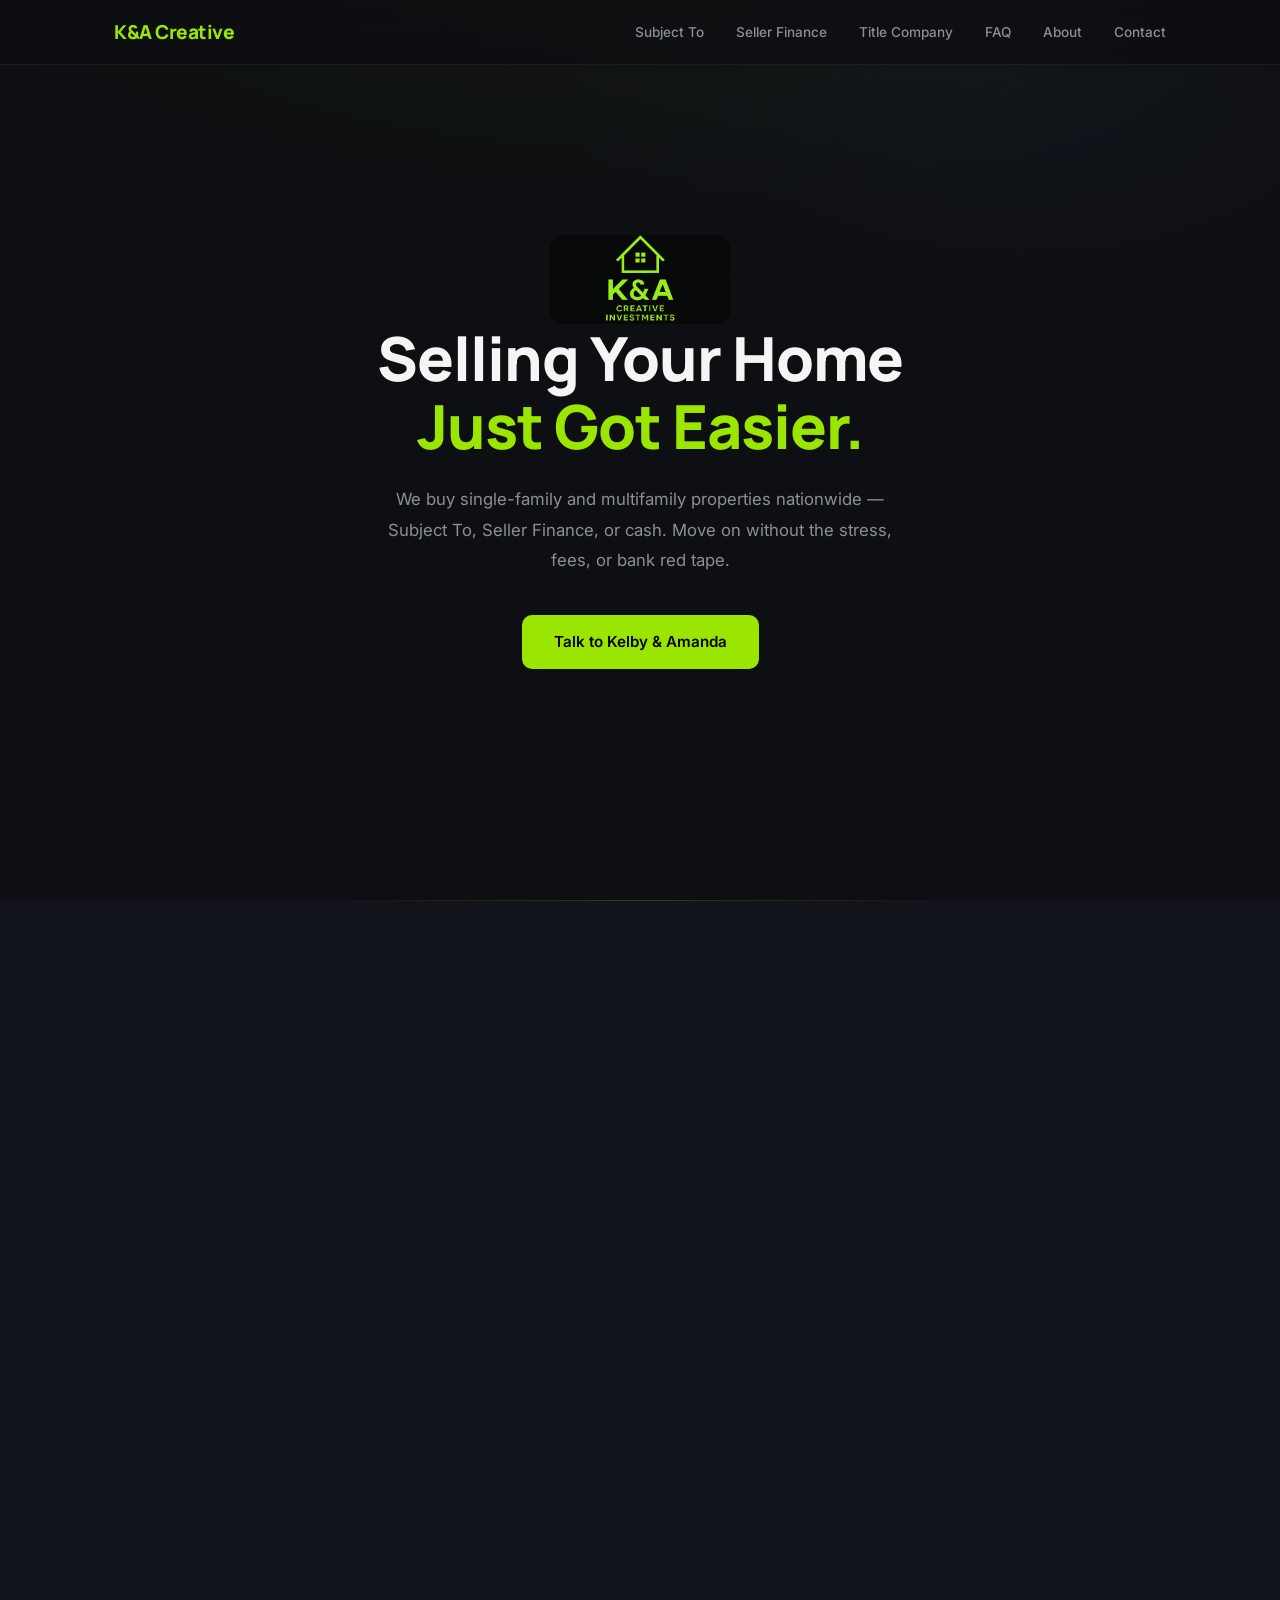
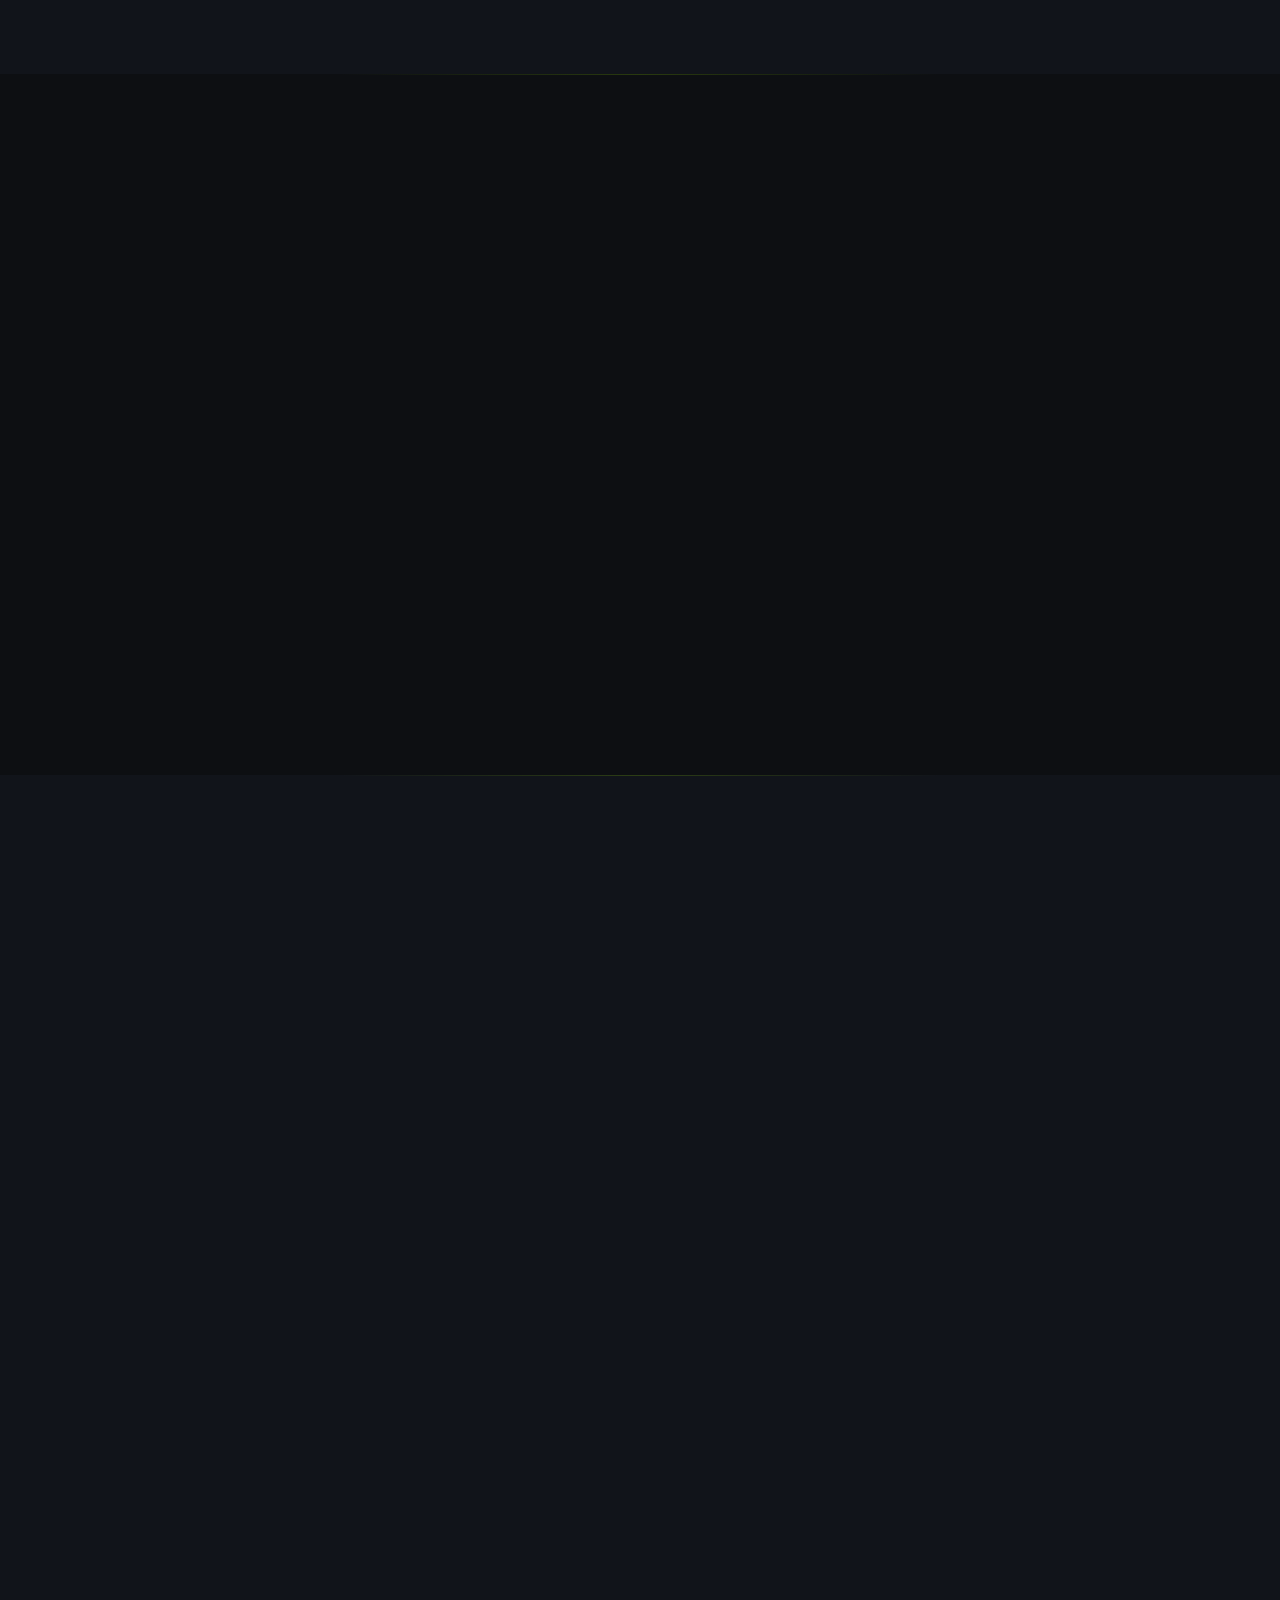
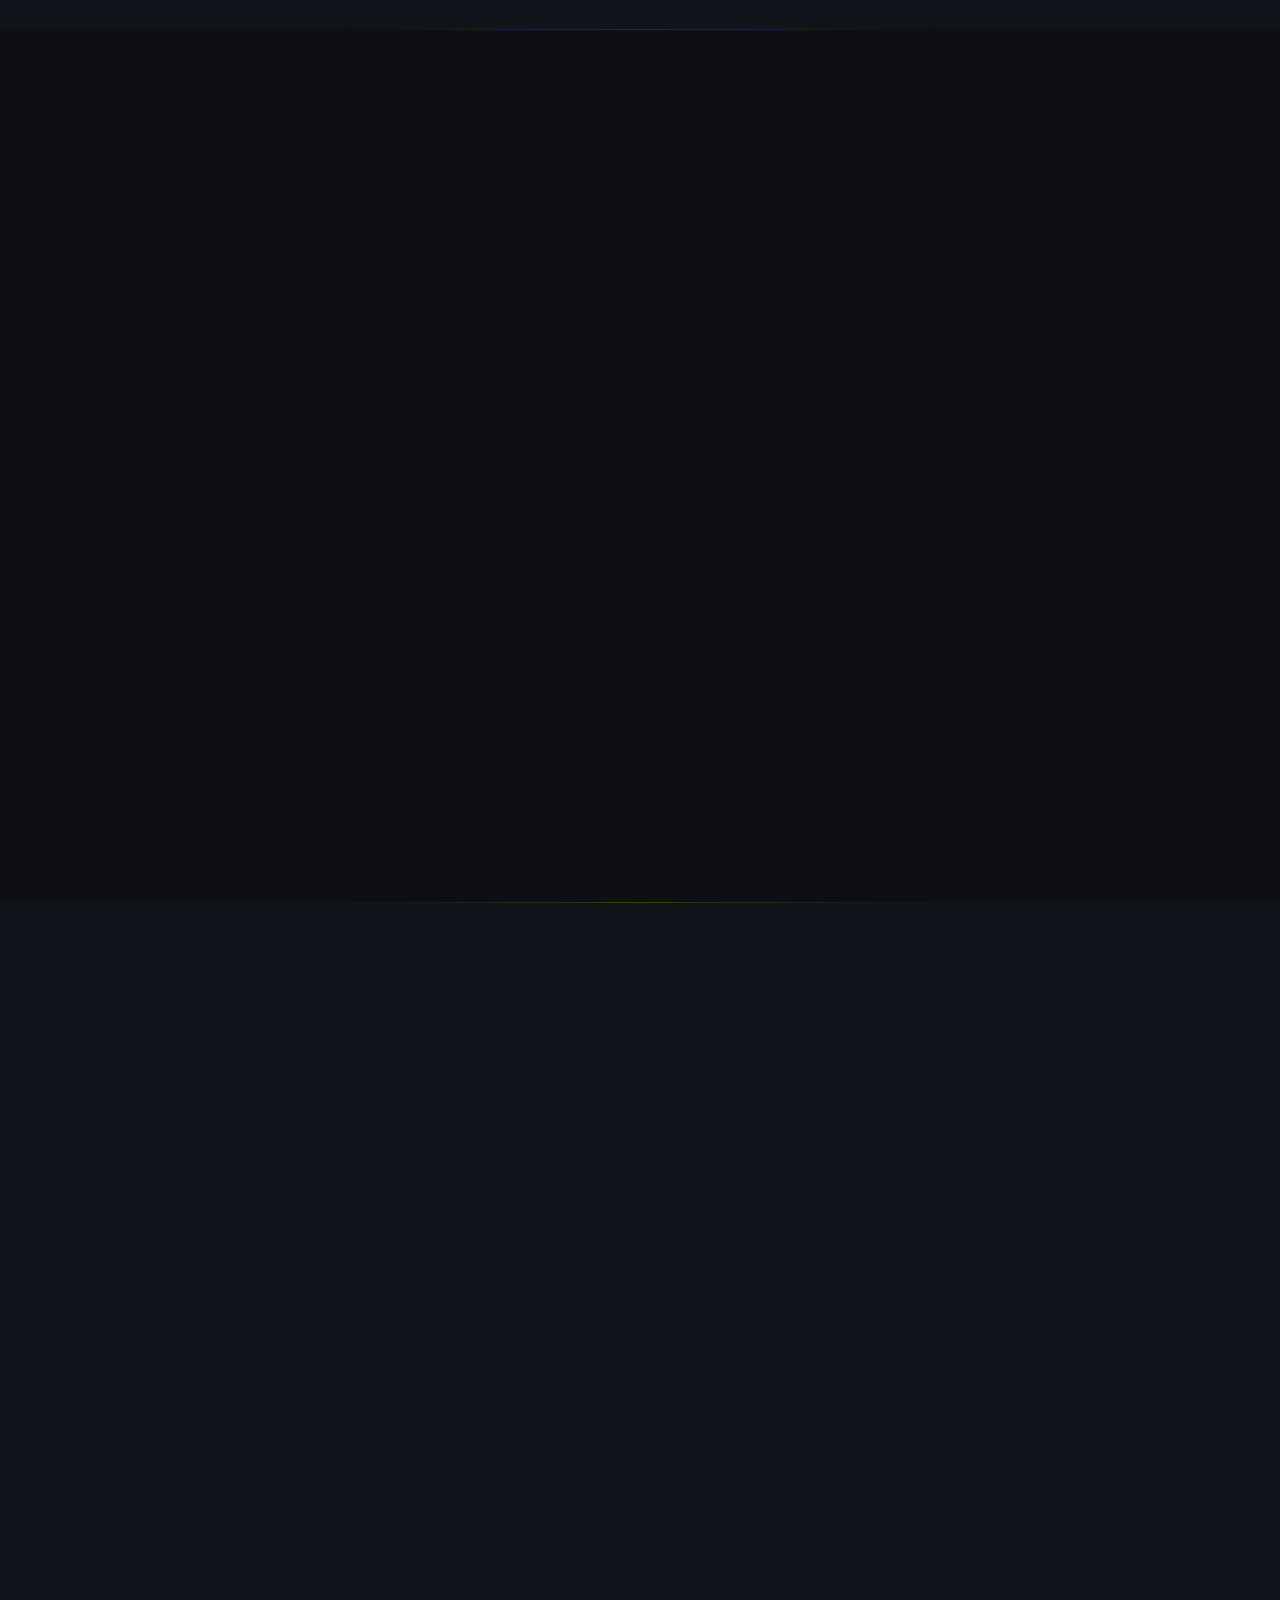
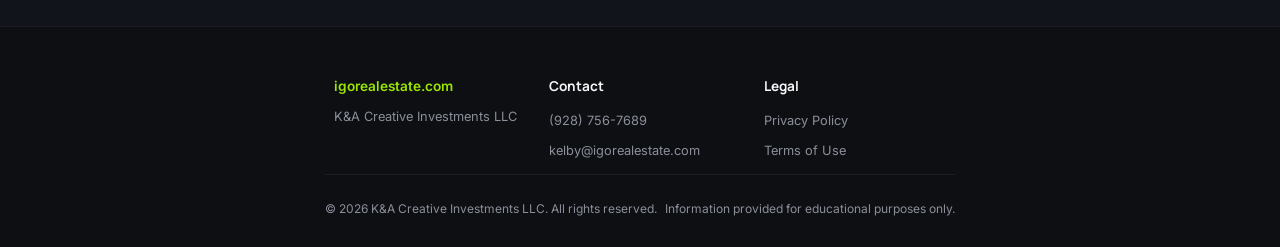
<file: index.html>
<!DOCTYPE html>
<html lang="en">
<head>
  <meta charset="UTF-8">
  <meta name="viewport" content="width=device-width, initial-scale=1.0">
  <title>IGO Real Estate — K&A Creative Investments LLC</title>
  <link rel="preconnect" href="https://fonts.googleapis.com">
  <link rel="preconnect" href="https://fonts.gstatic.com" crossorigin>
  <link href="https://fonts.googleapis.com/css2?family=Inter:wght@400;500;600&family=Manrope:wght@700;800&display=swap" rel="stylesheet">
  <link rel="icon" type="image/png" sizes="32x32" href="favicon-32.png">
  <link rel="icon" type="image/png" sizes="16x16" href="favicon-16.png">
  <link rel="apple-touch-icon" href="apple-touch-icon.png">
  <link rel="stylesheet" href="style.css">
</head>
<body>

<!-- NAV -->
<nav>
  <div class="container">
    <a href="index.html" class="logo">K&amp;A Creative</a>
    <button class="hamburger" aria-label="Menu" onclick="document.querySelector('.nav-links').classList.toggle('open')">
      <span></span><span></span><span></span>
    </button>
    <ul class="nav-links">
      <li><a href="subject-to.html" onclick="closeMenu()">Subject To</a></li>
      <li><a href="seller-finance.html" onclick="closeMenu()">Seller Finance</a></li>
      <li><a href="title-company.html" onclick="closeMenu()">Title Company</a></li>
      <li><a href="faq.html" onclick="closeMenu()">FAQ</a></li>
      <li><a href="#about" onclick="closeMenu()">About</a></li>
      <li><a href="#contact" onclick="closeMenu()">Contact</a></li>
    </ul>
  </div>
</nav>

<!-- HERO -->
<section class="hero" id="hero">
  <div class="container">
    <div class="hero-logo-wrap">
      <img src="logo.png" alt="IGO Real Estate Logo" class="hero-logo">
    </div>
    <h1>Selling Your Home<br><span>Just Got Easier.</span></h1>
    <p>We buy single-family and multifamily properties nationwide — Subject To, Seller Finance, or cash. Move on without the stress, fees, or bank red tape.</p>
    <a href="#contact" class="btn">Talk to Kelby &amp; Amanda</a>
  </div>
</section>

<!-- OUR SERVICES -->
<section id="services" style="background:var(--bg-alt);">
  <div class="section-glow"></div>
  <div class="container">
    <div class="section-header fade-in">
      <span class="eyebrow">What We Do</span>
      <h2 class="section-title">Creative <span>Financing</span> Solutions</h2>
      <p class="section-subtitle">We tailor our financing structure to what works best for the seller. Two main options we offer:</p>
    </div>
    <div class="services-grid">
      <div class="service-card fade-in">
        <div class="service-icon">&#x1f3e0;</div>
        <h3>Subject To</h3>
        <p>We take over your existing mortgage payments while you walk away free and clear. Your loan stays current, your credit stays protected.</p>
        <a href="subject-to.html" class="btn btn-outline">Learn More</a>
      </div>
      <div class="service-card fade-in">
        <div class="service-icon">&#x1f4b0;</div>
        <h3>Seller Finance</h3>
        <p>Choose from a large down payment with deferred payments, or traditional monthly payments secured by a Deed of Trust and Promissory Note.</p>
        <a href="seller-finance.html" class="btn btn-outline">Learn More</a>
      </div>
    </div>
  </div>
</section>

<!-- HOW IT WORKS -->
<section id="how" style="background:var(--bg);">
  <div class="section-glow"></div>
  <div class="container">
    <div class="section-header fade-in">
      <span class="eyebrow">Our Process</span>
      <h2 class="section-title">How <span>It</span> Works</h2>
      <p class="section-subtitle">A simple, transparent process from first call to closing day.</p>
    </div>
    <div class="steps">
      <div class="step fade-in">
        <div class="step-num">1</div>
        <h3>Reach Out</h3>
        <p>Tell us about your situation. No judgment, no pressure — just a real conversation about your options.</p>
      </div>
      <div class="step fade-in">
        <div class="step-num">2</div>
        <h3>We Review the Numbers</h3>
        <p>We look at your property, your timeline, and your goals to find the best option — Subject To, Seller Finance, or cash.</p>
      </div>
      <div class="step fade-in">
        <div class="step-num">3</div>
        <h3>We Structure the Deal</h3>
        <p>We tailor the financing to your situation — whether that's taking over payments, a large down payment, or monthly income.</p>
      </div>
      <div class="step fade-in">
        <div class="step-num">4</div>
        <h3>You Walk Away with Relief</h3>
        <p>No foreclosure, no credit damage, no headaches. You move on with peace of mind.</p>
      </div>
    </div>
  </div>
</section>

<!-- ABOUT -->
<section id="about" style="background:var(--bg-alt);">
  <div class="section-glow"></div>
  <div class="container">
    <div class="section-header fade-in">
      <span class="eyebrow">Who We Are</span>
      <h2 class="section-title">About <span>Us</span></h2>
    </div>
    <div class="about-grid">
      <div class="about-text fade-in">
        <h3>Meet <span>Kelby &amp; Amanda</span></h3>
        <p>We're Kelby and Amanda — a husband-and-wife team dedicated to building something that actually helps people.</p>
        <p>That's how K&amp;A Creative Investments was born. We buy single-family homes and multifamily properties — whether that's taking over your mortgage Subject To, structuring a Seller Finance deal, or making a cash offer. No banks, no fees, no hassle.</p>
        <p>For us, this isn't just business — it's about giving people relief when they need it most. We believe in integrity, honesty, and doing right by every person we work with.</p>
      </div>
      <div class="about-photo-wrap fade-in">
        <img src="IMG_8521.jpeg" alt="Kelby and Amanda" class="about-photo">
      </div>
    </div>
  </div>
</section>

<!-- WHY US -->
<section id="why" style="background:var(--bg);">
  <div class="section-glow"></div>
  <div class="container">
    <div class="section-header fade-in">
      <span class="eyebrow">The K&amp;A Difference</span>
      <h2 class="section-title">Why <span>Work With Us</span></h2>
      <p class="section-subtitle">We do things differently — and that's the whole point.</p>
    </div>
    <div class="why-grid">
      <div class="why-card fade-in">
        <div class="why-icon">&#x1f4b0;</div>
        <h3>We Cover Closing Costs</h3>
        <p>We pay all closing costs, title insurance, and transaction fees. Your only expense is your own listing agent commission — nothing else out of pocket.</p>
      </div>
      <div class="why-card fade-in">
        <div class="why-icon">&#x1f6e1;</div>
        <h3>Protect Your Credit</h3>
        <p>We keep your mortgage current so your credit stays intact. No missed payments, no foreclosure on your record.</p>
      </div>
      <div class="why-card fade-in">
        <div class="why-icon">&#x1f91d;</div>
        <h3>Real People, Real Deals</h3>
        <p>We're not a faceless corporation. You'll work directly with Kelby and Amanda from start to finish — transparent, honest, and hands-on.</p>
      </div>
      <div class="why-card fade-in">
        <div class="why-icon">&#x1f30e;</div>
        <h3>Nationwide Reach</h3>
        <p>We buy homes across the country. No matter where you are, we can help you find relief and move forward.</p>
      </div>
    </div>
  </div>
</section>

<!-- CONTACT / CTA -->
<section id="contact" class="cta" style="background:var(--bg-alt);">
  <div class="section-glow"></div>
  <div class="container">
    <div class="section-header fade-in">
      <span class="eyebrow">Get Started</span>
      <h2 class="section-title">Let's <span>Talk</span></h2>
    </div>
    <div class="cta-box fade-in">
      <p>Ready to explore your options? Reach out — no pressure, just a real conversation.</p>
      <div class="contact-methods">
        <a href="mailto:kelby@igorealestate.com" class="contact-link">
          <span class="contact-icon">&#x2709;</span>
          <span>kelby@igorealestate.com</span>
        </a>
        <a href="tel:9287567689" class="contact-link">
          <span class="contact-icon">&#x1f4de;</span>
          <span>(928) 756-7689</span>
        </a>
      </div>
    </div>
  </div>
</section>

<!-- FOOTER -->
<footer>
  <div class="container footer-full">
    <div class="footer-top">
      <div class="footer-col">
        <span class="footer-brand">igorealestate.com</span>
        <span class="footer-company">K&amp;A Creative Investments LLC</span>
      </div>
      <div class="footer-col">
        <span class="footer-heading">Contact</span>
        <a href="tel:9287567689" class="footer-link">(928) 756-7689</a>
        <a href="mailto:kelby@igorealestate.com" class="footer-link">kelby@igorealestate.com</a>
      </div>
      <div class="footer-col">
        <span class="footer-heading">Legal</span>
        <a href="legal.html" class="footer-link">Privacy Policy</a>
        <a href="legal.html" class="footer-link">Terms of Use</a>
      </div>
    </div>
    <div class="footer-bottom">
      <p>&copy; 2026 K&amp;A Creative Investments LLC. All rights reserved.</p>
      <p>Information provided for educational purposes only.</p>
    </div>
  </div>
</footer>

<script>
  function closeMenu() { document.querySelector('.nav-links').classList.remove('open'); }

  let lastScroll = window.scrollY;
  window.addEventListener('scroll', () => { lastScroll = window.scrollY; });

  const observer = new IntersectionObserver((entries) => {
    entries.forEach(entry => {
      if (entry.isIntersecting) {
        entry.target.classList.add('visible');
        entry.target.classList.remove('slide-out');
      } else if (entry.target.classList.contains('visible')) {
        entry.target.classList.remove('visible');
        entry.target.classList.add('slide-out');
      }
    });
  }, { threshold: 0.15 });
  document.querySelectorAll('.fade-in').forEach(el => observer.observe(el));
</script>
</body>
</html>
</file>
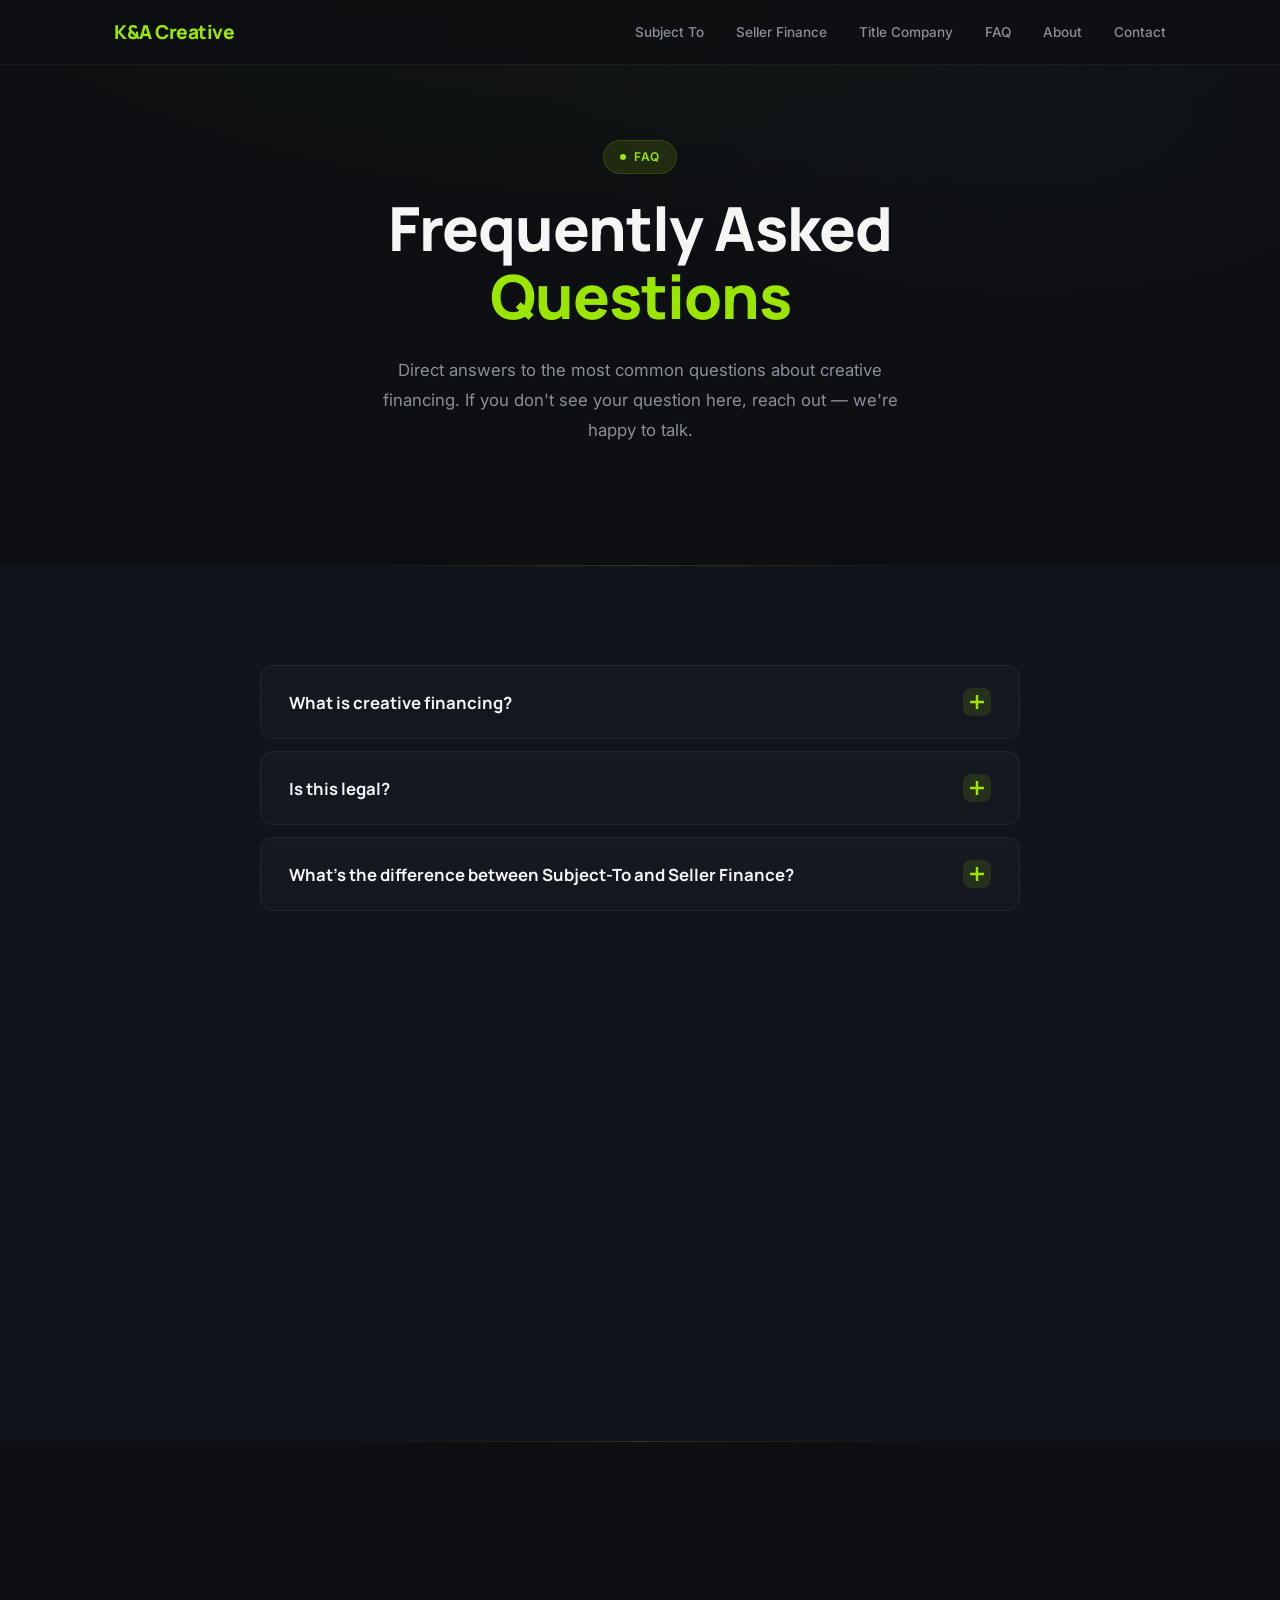
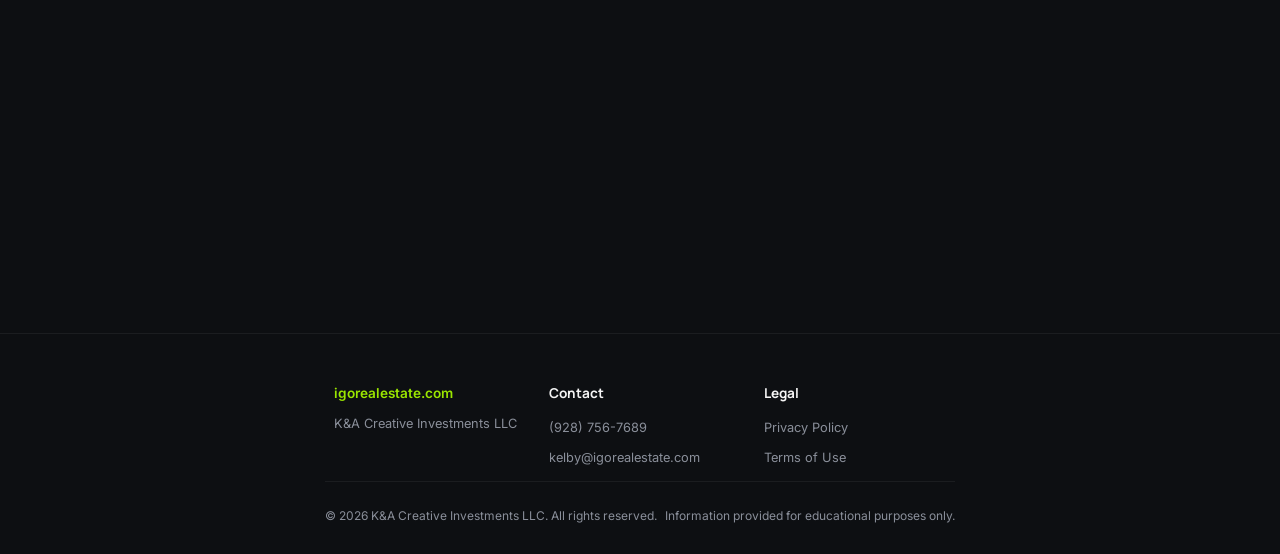
<file: faq.html>
<!DOCTYPE html>
<html lang="en">
<head>
  <meta charset="UTF-8">
  <meta name="viewport" content="width=device-width, initial-scale=1.0">
  <title>FAQ — K&A Creative Investments LLC</title>
  <link rel="preconnect" href="https://fonts.googleapis.com">
  <link rel="preconnect" href="https://fonts.gstatic.com" crossorigin>
  <link href="https://fonts.googleapis.com/css2?family=Inter:wght@400;500;600&family=Manrope:wght@700;800&display=swap" rel="stylesheet">
  <link rel="icon" type="image/png" sizes="32x32" href="favicon-32.png">
  <link rel="icon" type="image/png" sizes="16x16" href="favicon-16.png">
  <link rel="apple-touch-icon" href="apple-touch-icon.png">
  <link rel="stylesheet" href="style.css">
  <style>
    .faq-list {
      max-width: 760px;
      margin: 0 auto;
      display: flex;
      flex-direction: column;
      gap: 12px;
    }

    .faq-item {
      background: linear-gradient(to bottom, rgba(22,26,34,.9), rgba(22,26,34,.5));
      border: 1px solid var(--card-border);
      border-radius: var(--radius);
      overflow: hidden;
      transition: border-color .3s;
    }

    .faq-item.open {
      border-color: rgba(154,230,0,.15);
    }

    .faq-question {
      width: 100%;
      display: flex;
      align-items: center;
      justify-content: space-between;
      padding: 22px 28px;
      background: none;
      border: none;
      color: var(--white);
      font-family: 'Manrope', sans-serif;
      font-size: 1.05rem;
      font-weight: 700;
      text-align: left;
      cursor: pointer;
      gap: 16px;
      transition: color .2s;
    }

    .faq-question:hover { color: var(--green); }

    .faq-icon {
      flex-shrink: 0;
      width: 28px;
      height: 28px;
      border-radius: 8px;
      background: var(--green-dim);
      display: flex;
      align-items: center;
      justify-content: center;
      transition: transform .3s, background .3s;
    }

    .faq-item.open .faq-icon {
      transform: rotate(45deg);
      background: var(--green);
    }

    .faq-icon svg {
      width: 14px;
      height: 14px;
      stroke: var(--green);
      stroke-width: 2.5;
      fill: none;
    }

    .faq-item.open .faq-icon svg {
      stroke: #000;
    }

    .faq-answer {
      max-height: 0;
      overflow: hidden;
      transition: max-height .35s ease, padding .35s ease;
      padding: 0 28px;
    }

    .faq-item.open .faq-answer {
      max-height: 300px;
      padding: 0 28px 24px;
    }

    .faq-answer p {
      color: var(--gray);
      font-size: 0.95rem;
      line-height: 1.8;
    }
  </style>
</head>
<body>

<!-- NAV -->
<nav>
  <div class="container">
    <a href="index.html" class="logo">K&amp;A Creative</a>
    <button class="hamburger" aria-label="Menu" onclick="document.querySelector('.nav-links').classList.toggle('open')">
      <span></span><span></span><span></span>
    </button>
    <ul class="nav-links">
      <li><a href="subject-to.html" onclick="closeMenu()">Subject To</a></li>
      <li><a href="seller-finance.html" onclick="closeMenu()">Seller Finance</a></li>
      <li><a href="title-company.html" onclick="closeMenu()">Title Company</a></li>
      <li><a href="faq.html" onclick="closeMenu()">FAQ</a></li>
      <li><a href="index.html#about" onclick="closeMenu()">About</a></li>
      <li><a href="index.html#contact" onclick="closeMenu()">Contact</a></li>
    </ul>
  </div>
</nav>

<!-- PAGE HERO -->
<section class="hero page-hero">
  <div class="container">
    <span class="eyebrow">FAQ</span>
    <h1>Frequently Asked<br><span>Questions</span></h1>
    <p>Direct answers to the most common questions about creative financing. If you don't see your question here, reach out — we're happy to talk.</p>
  </div>
</section>

<!-- FAQ -->
<section style="background:var(--bg-alt);">
  <div class="section-glow"></div>
  <div class="container">
    <div class="faq-list">

      <div class="faq-item fade-in">
        <button class="faq-question" onclick="toggleFaq(this)">
          What is creative financing?
          <span class="faq-icon"><svg viewBox="0 0 14 14"><line x1="7" y1="0" x2="7" y2="14"/><line x1="0" y1="7" x2="14" y2="7"/></svg></span>
        </button>
        <div class="faq-answer">
          <p>Creative financing refers to non-traditional ways of structuring a real estate purchase — like Subject-To or Seller Finance — that avoid the delays, conditions, and uncertainty of conventional bank-financed sales.</p>
        </div>
      </div>

      <div class="faq-item fade-in">
        <button class="faq-question" onclick="toggleFaq(this)">
          Is this legal?
          <span class="faq-icon"><svg viewBox="0 0 14 14"><line x1="7" y1="0" x2="7" y2="14"/><line x1="0" y1="7" x2="14" y2="7"/></svg></span>
        </button>
        <div class="faq-answer">
          <p>Yes. Both Subject-To and Seller Finance transactions are legal when properly disclosed and documented. Every deal closes through a licensed title company or closing attorney with a state-approved Purchase and Sale Agreement.</p>
        </div>
      </div>

      <div class="faq-item fade-in">
        <button class="faq-question" onclick="toggleFaq(this)">
          What's the difference between Subject-To and Seller Finance?
          <span class="faq-icon"><svg viewBox="0 0 14 14"><line x1="7" y1="0" x2="7" y2="14"/><line x1="0" y1="7" x2="14" y2="7"/></svg></span>
        </button>
        <div class="faq-answer">
          <p>In a Subject-To deal, we take over the seller's existing mortgage payments while the loan stays in the seller's name. In Seller Finance, the seller acts as the lender — receiving a down payment and either monthly payments or a deferred lump sum. Both options are handled through a licensed title company.</p>
        </div>
      </div>

      <div class="faq-item fade-in">
        <button class="faq-question" onclick="toggleFaq(this)">
          Will this affect the seller's credit?
          <span class="faq-icon"><svg viewBox="0 0 14 14"><line x1="7" y1="0" x2="7" y2="14"/><line x1="0" y1="7" x2="14" y2="7"/></svg></span>
        </button>
        <div class="faq-answer">
          <p>In a Subject-To, the loan remains on the seller's credit. On-time payments should preserve their credit history. In Seller Finance, the existing mortgage is paid off at closing, so it's removed from their credit entirely.</p>
        </div>
      </div>

      <div class="faq-item fade-in">
        <button class="faq-question" onclick="toggleFaq(this)">
          What about the due-on-sale clause?
          <span class="faq-icon"><svg viewBox="0 0 14 14"><line x1="7" y1="0" x2="7" y2="14"/><line x1="0" y1="7" x2="14" y2="7"/></svg></span>
        </button>
        <div class="faq-answer">
          <p>Most loans include a due-on-sale clause that gives the lender the right to call the loan due if the property is transferred. While the clause exists in most loan agreements, lenders rarely enforce it as long as payments are being made on time. We are transparent about this with every seller and structure our deals to mitigate risk through timely payments and refinancing timelines.</p>
        </div>
      </div>

      <div class="faq-item fade-in">
        <button class="faq-question" onclick="toggleFaq(this)">
          How does the agent get paid?
          <span class="faq-icon"><svg viewBox="0 0 14 14"><line x1="7" y1="0" x2="7" y2="14"/><line x1="0" y1="7" x2="14" y2="7"/></svg></span>
        </button>
        <div class="faq-answer">
          <p>Listing-side commission is handled according to the seller's existing listing agreement. We represent ourselves as the buyer — there is no buyer's agent commission to negotiate.</p>
        </div>
      </div>

      <div class="faq-item fade-in">
        <button class="faq-question" onclick="toggleFaq(this)">
          Who pays closing costs?
          <span class="faq-icon"><svg viewBox="0 0 14 14"><line x1="7" y1="0" x2="7" y2="14"/><line x1="0" y1="7" x2="14" y2="7"/></svg></span>
        </button>
        <div class="faq-answer">
          <p>We pay all closing costs, title insurance, and transaction fees. The seller's only expense is their own listing agent commission — nothing else out of pocket.</p>
        </div>
      </div>

      <div class="faq-item fade-in">
        <button class="faq-question" onclick="toggleFaq(this)">
          How are payments tracked?
          <span class="faq-icon"><svg viewBox="0 0 14 14"><line x1="7" y1="0" x2="7" y2="14"/><line x1="0" y1="7" x2="14" y2="7"/></svg></span>
        </button>
        <div class="faq-answer">
          <p>For Subject-To transactions, payments can be tracked through third-party loan servicing to provide documentation for both parties. For Seller Finance, payment terms are outlined in the recorded Promissory Note.</p>
        </div>
      </div>

    </div>
  </div>
</section>

<!-- CTA -->
<section class="cta" style="background:var(--bg);">
  <div class="section-glow"></div>
  <div class="container">
    <div class="section-header fade-in">
      <span class="eyebrow">Still Have Questions?</span>
      <h2 class="section-title">Let's <span>Talk</span></h2>
      <p class="section-subtitle">Have a question that's not listed here? We're happy to walk through the process anytime — no pressure.</p>
    </div>
    <div style="text-align:center;" class="fade-in">
      <a href="index.html#contact" class="btn">Get in Touch with Us</a>
    </div>
  </div>
</section>

<!-- FOOTER -->
<footer>
  <div class="container footer-full">
    <div class="footer-top">
      <div class="footer-col">
        <span class="footer-brand">igorealestate.com</span>
        <span class="footer-company">K&amp;A Creative Investments LLC</span>
      </div>
      <div class="footer-col">
        <span class="footer-heading">Contact</span>
        <a href="tel:9287567689" class="footer-link">(928) 756-7689</a>
        <a href="mailto:kelby@igorealestate.com" class="footer-link">kelby@igorealestate.com</a>
      </div>
      <div class="footer-col">
        <span class="footer-heading">Legal</span>
        <a href="legal.html" class="footer-link">Privacy Policy</a>
        <a href="legal.html" class="footer-link">Terms of Use</a>
      </div>
    </div>
    <div class="footer-bottom">
      <p>&copy; 2026 K&amp;A Creative Investments LLC. All rights reserved.</p>
      <p>Information provided for educational purposes only.</p>
    </div>
  </div>
</footer>

<script>
  function closeMenu() { document.querySelector('.nav-links').classList.remove('open'); }

  function toggleFaq(btn) {
    const item = btn.parentElement;
    const wasOpen = item.classList.contains('open');
    // Close all
    document.querySelectorAll('.faq-item').forEach(el => el.classList.remove('open'));
    // Open clicked if it wasn't already open
    if (!wasOpen) item.classList.add('open');
  }

  let lastScroll = window.scrollY;
  window.addEventListener('scroll', () => { lastScroll = window.scrollY; });

  const observer = new IntersectionObserver((entries) => {
    entries.forEach(entry => {
      if (entry.isIntersecting) {
        entry.target.classList.add('visible');
        entry.target.classList.remove('slide-out');
      } else if (entry.target.classList.contains('visible')) {
        entry.target.classList.remove('visible');
        entry.target.classList.add('slide-out');
      }
    });
  }, { threshold: 0.15 });
  document.querySelectorAll('.fade-in').forEach(el => observer.observe(el));
</script>
</body>
</html>
</file>
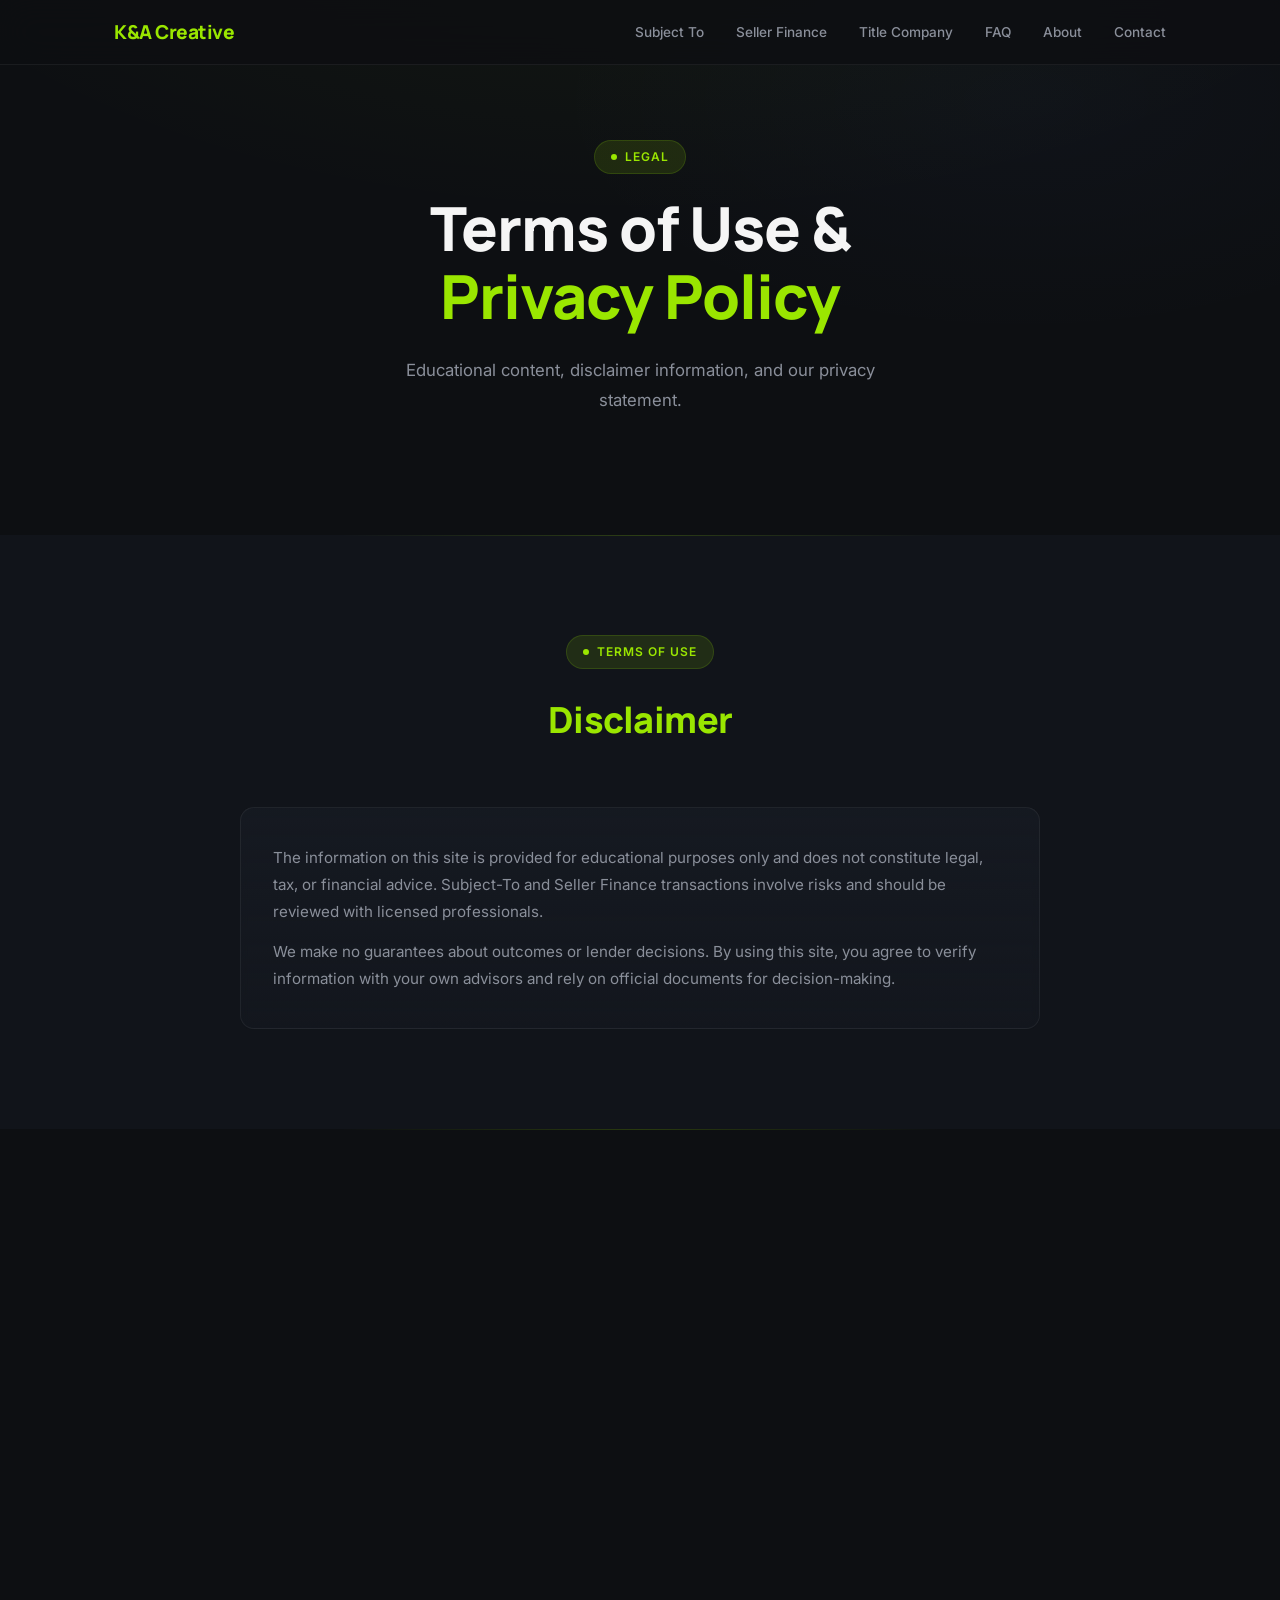
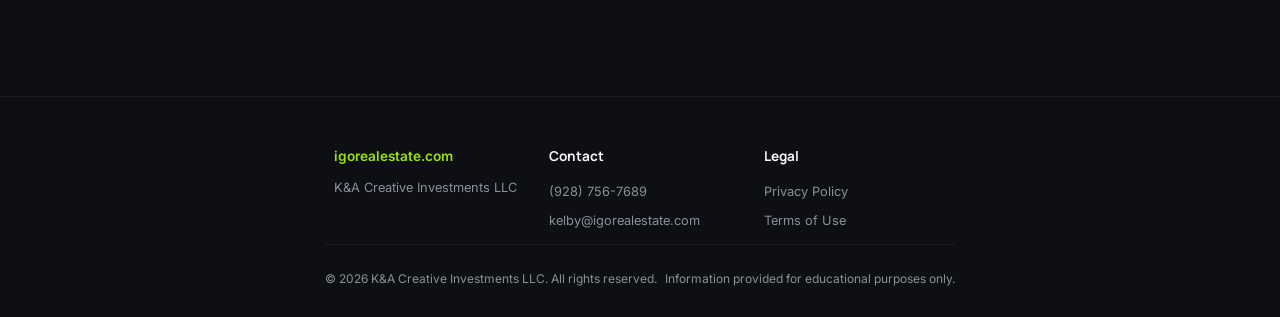
<file: legal.html>
<!DOCTYPE html>
<html lang="en">
<head>
  <meta charset="UTF-8">
  <meta name="viewport" content="width=device-width, initial-scale=1.0">
  <title>Legal — K&A Creative Investments LLC</title>
  <link rel="preconnect" href="https://fonts.googleapis.com">
  <link rel="preconnect" href="https://fonts.gstatic.com" crossorigin>
  <link href="https://fonts.googleapis.com/css2?family=Inter:wght@400;500;600&family=Manrope:wght@700;800&display=swap" rel="stylesheet">
  <link rel="icon" type="image/png" sizes="32x32" href="favicon-32.png">
  <link rel="icon" type="image/png" sizes="16x16" href="favicon-16.png">
  <link rel="apple-touch-icon" href="apple-touch-icon.png">
  <link rel="stylesheet" href="style.css">
</head>
<body>

<!-- NAV -->
<nav>
  <div class="container">
    <a href="index.html" class="logo">K&amp;A Creative</a>
    <button class="hamburger" aria-label="Menu" onclick="document.querySelector('.nav-links').classList.toggle('open')">
      <span></span><span></span><span></span>
    </button>
    <ul class="nav-links">
      <li><a href="subject-to.html" onclick="closeMenu()">Subject To</a></li>
      <li><a href="seller-finance.html" onclick="closeMenu()">Seller Finance</a></li>
      <li><a href="title-company.html" onclick="closeMenu()">Title Company</a></li>
      <li><a href="faq.html" onclick="closeMenu()">FAQ</a></li>
      <li><a href="index.html#about" onclick="closeMenu()">About</a></li>
      <li><a href="index.html#contact" onclick="closeMenu()">Contact</a></li>
    </ul>
  </div>
</nav>

<!-- PAGE HERO -->
<section class="hero page-hero">
  <div class="container">
    <span class="eyebrow">Legal</span>
    <h1>Terms of Use &amp;<br><span>Privacy Policy</span></h1>
    <p>Educational content, disclaimer information, and our privacy statement.</p>
  </div>
</section>

<!-- DISCLAIMER -->
<section style="background:var(--bg-alt);">
  <div class="section-glow"></div>
  <div class="container">
    <div class="section-header fade-in">
      <span class="eyebrow">Terms of Use</span>
      <h2 class="section-title"><span>Disclaimer</span></h2>
    </div>
    <div class="content-card fade-in" style="max-width:800px; margin:0 auto;">
      <p>The information on this site is provided for educational purposes only and does not constitute legal, tax, or financial advice. Subject-To and Seller Finance transactions involve risks and should be reviewed with licensed professionals.</p>
      <p>We make no guarantees about outcomes or lender decisions. By using this site, you agree to verify information with your own advisors and rely on official documents for decision-making.</p>
    </div>
  </div>
</section>

<!-- PRIVACY POLICY -->
<section style="background:var(--bg);">
  <div class="section-glow"></div>
  <div class="container">
    <div class="section-header fade-in">
      <span class="eyebrow">Privacy</span>
      <h2 class="section-title">Your <span>Privacy</span></h2>
    </div>
    <div class="content-card fade-in" style="max-width:800px; margin:0 auto;">
      <p>This website is informational only. We do not use lead capture forms and do not sell personal information. If you contact us directly by phone or email, we use that information solely to respond to your inquiry.</p>
      <p>We may update this page as needed. For questions about privacy, email <a href="mailto:kelby@igorealestate.com" style="color:var(--green);">kelby@igorealestate.com</a>.</p>
    </div>
  </div>
</section>

<!-- FOOTER -->
<footer>
  <div class="container footer-full">
    <div class="footer-top">
      <div class="footer-col">
        <span class="footer-brand">igorealestate.com</span>
        <span class="footer-company">K&amp;A Creative Investments LLC</span>
      </div>
      <div class="footer-col">
        <span class="footer-heading">Contact</span>
        <a href="tel:9287567689" class="footer-link">(928) 756-7689</a>
        <a href="mailto:kelby@igorealestate.com" class="footer-link">kelby@igorealestate.com</a>
      </div>
      <div class="footer-col">
        <span class="footer-heading">Legal</span>
        <a href="legal.html" class="footer-link">Privacy Policy</a>
        <a href="legal.html" class="footer-link">Terms of Use</a>
      </div>
    </div>
    <div class="footer-bottom">
      <p>&copy; 2026 K&amp;A Creative Investments LLC. All rights reserved.</p>
      <p>Information provided for educational purposes only.</p>
    </div>
  </div>
</footer>

<script>
  function closeMenu() { document.querySelector('.nav-links').classList.remove('open'); }
  let lastScroll = window.scrollY;
  window.addEventListener('scroll', () => { lastScroll = window.scrollY; });

  const observer = new IntersectionObserver((entries) => {
    entries.forEach(entry => {
      if (entry.isIntersecting) {
        entry.target.classList.add('visible');
        entry.target.classList.remove('slide-out');
      } else if (entry.target.classList.contains('visible')) {
        entry.target.classList.remove('visible');
        entry.target.classList.add('slide-out');
      }
    });
  }, { threshold: 0.15 });
  document.querySelectorAll('.fade-in').forEach(el => observer.observe(el));
</script>
</body>
</html>
</file>
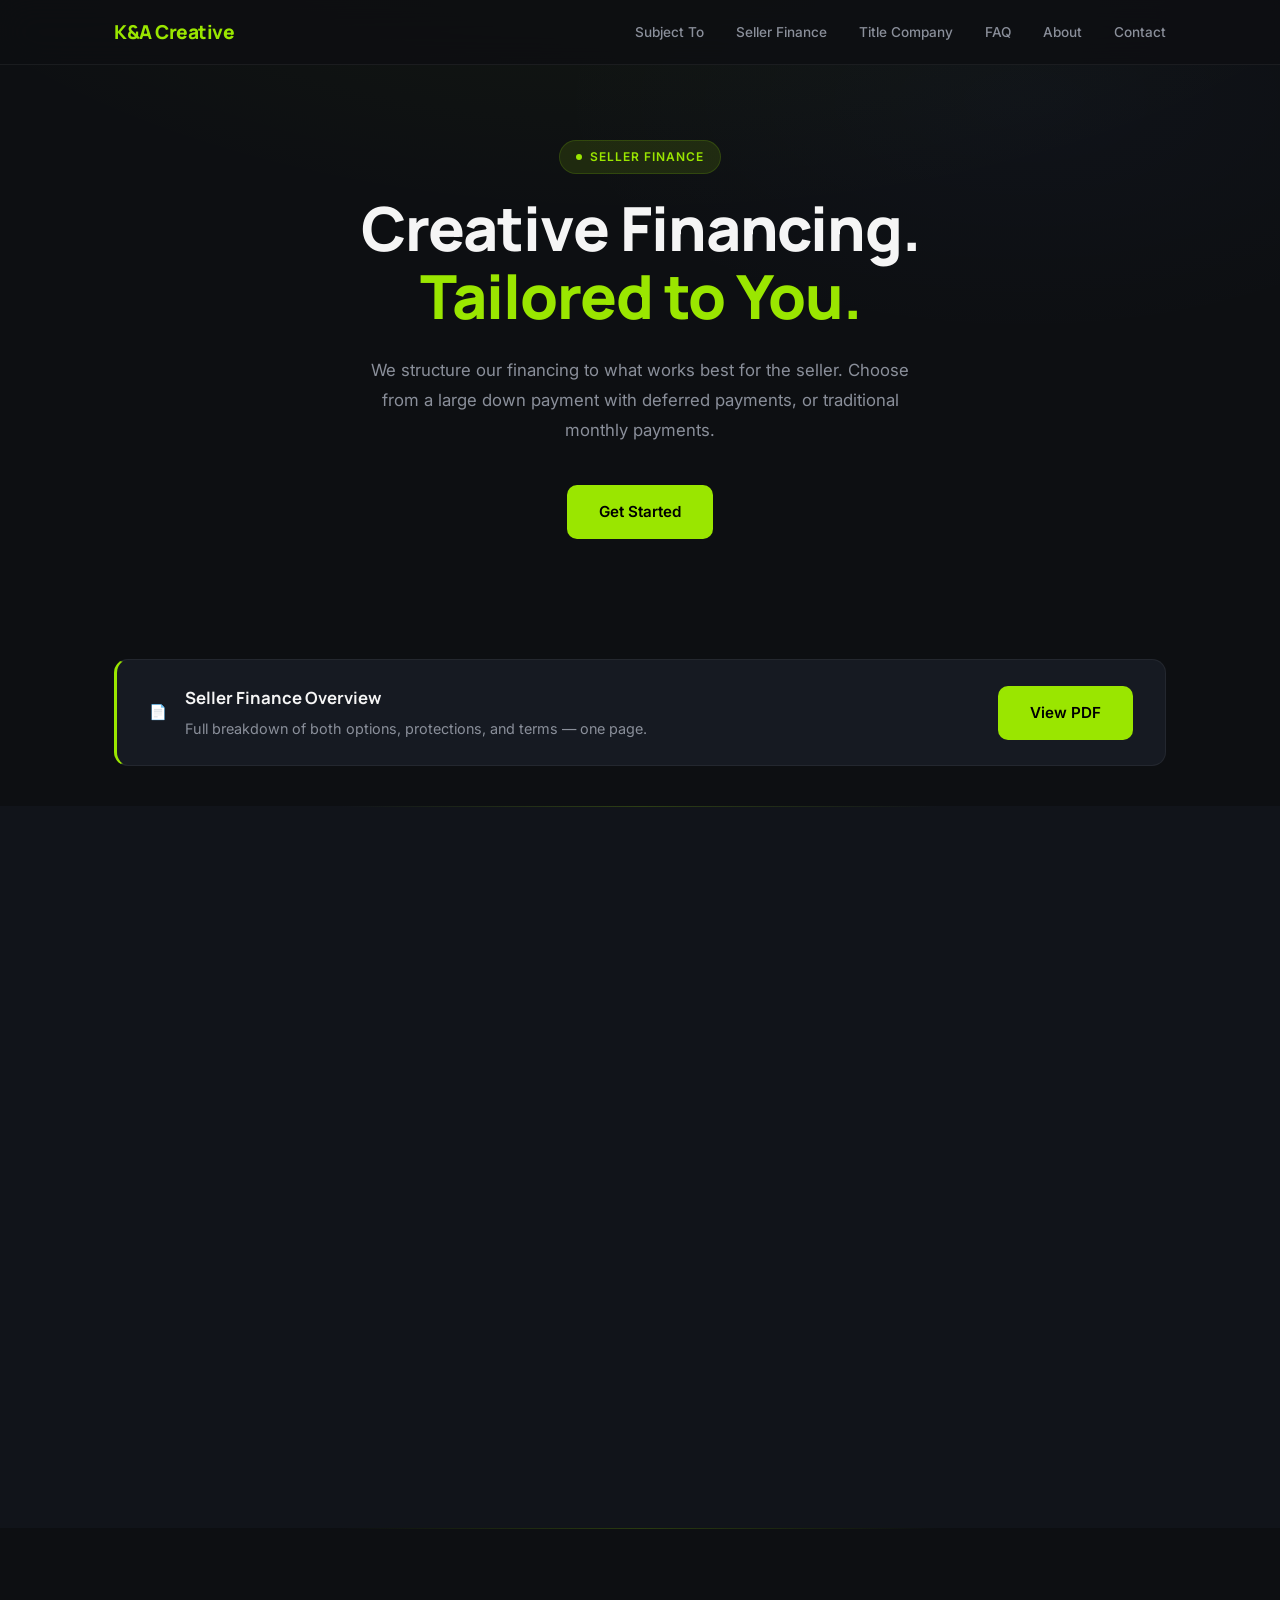
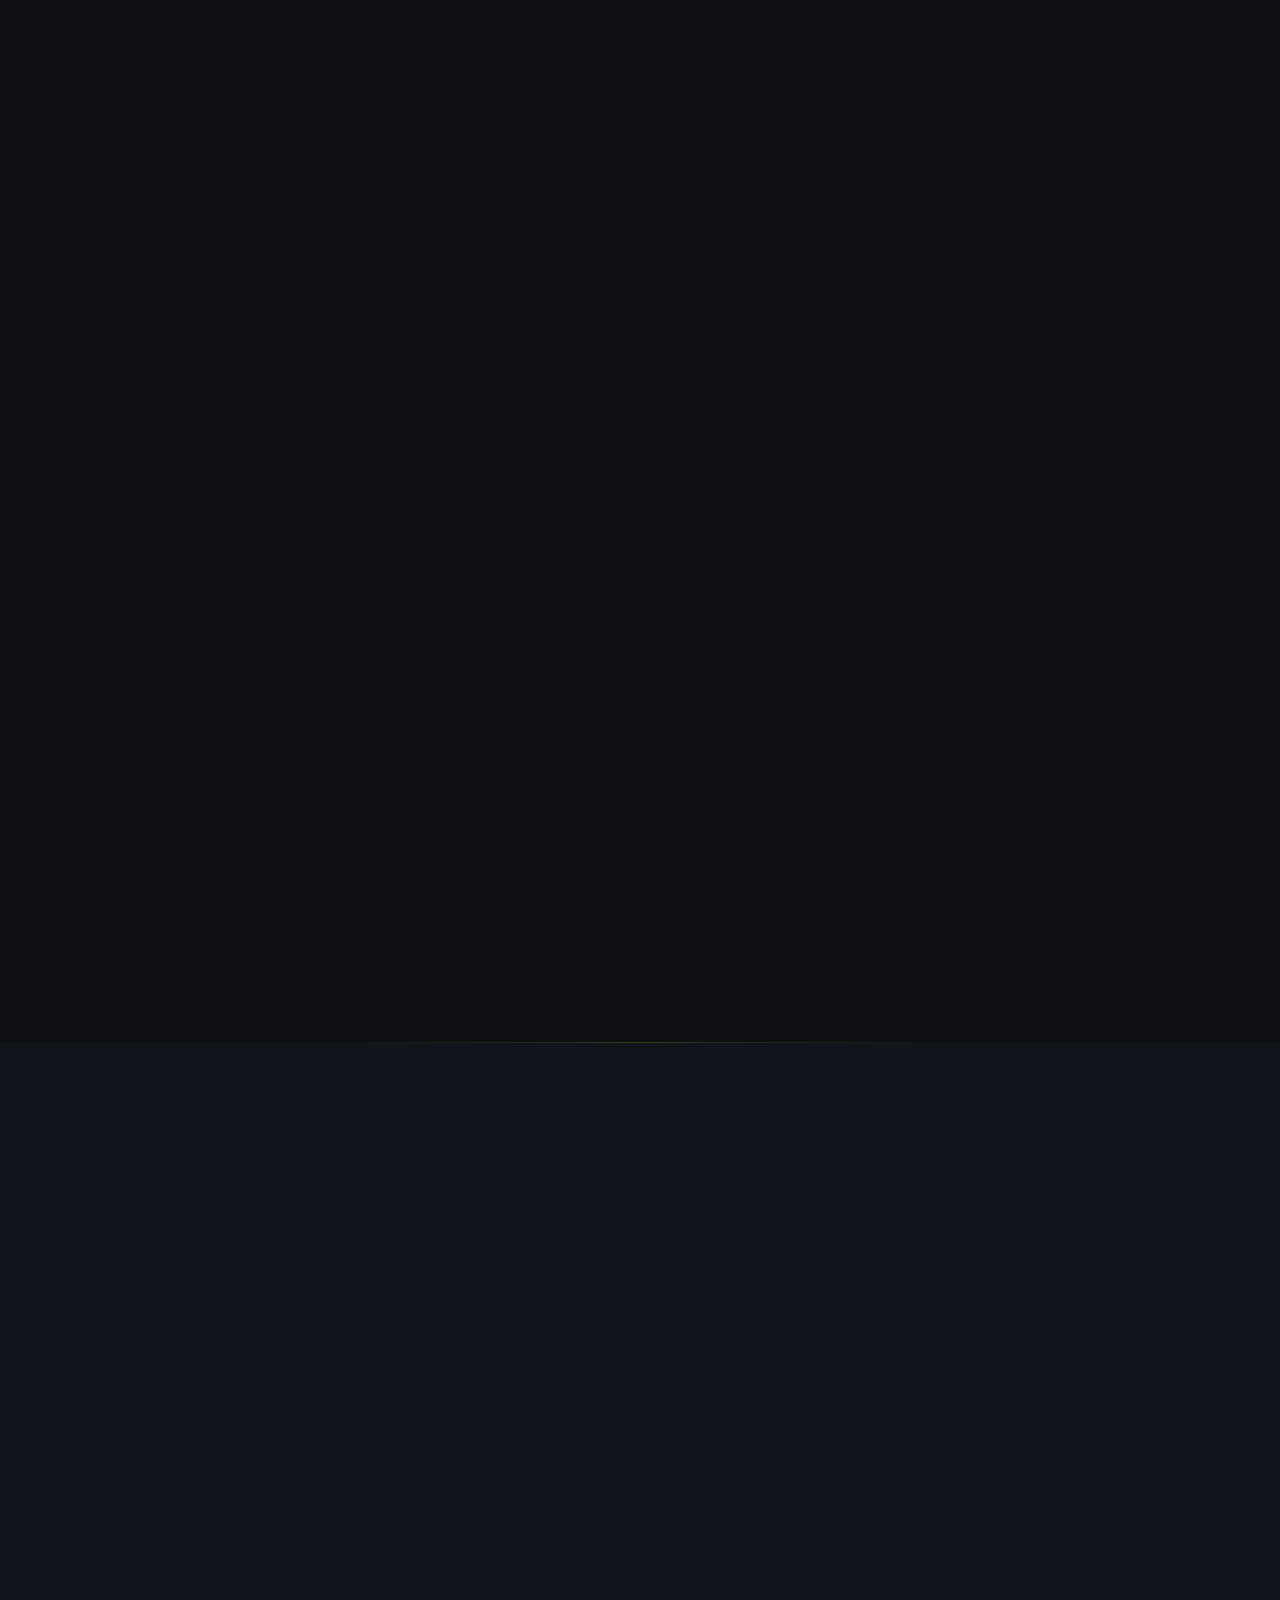
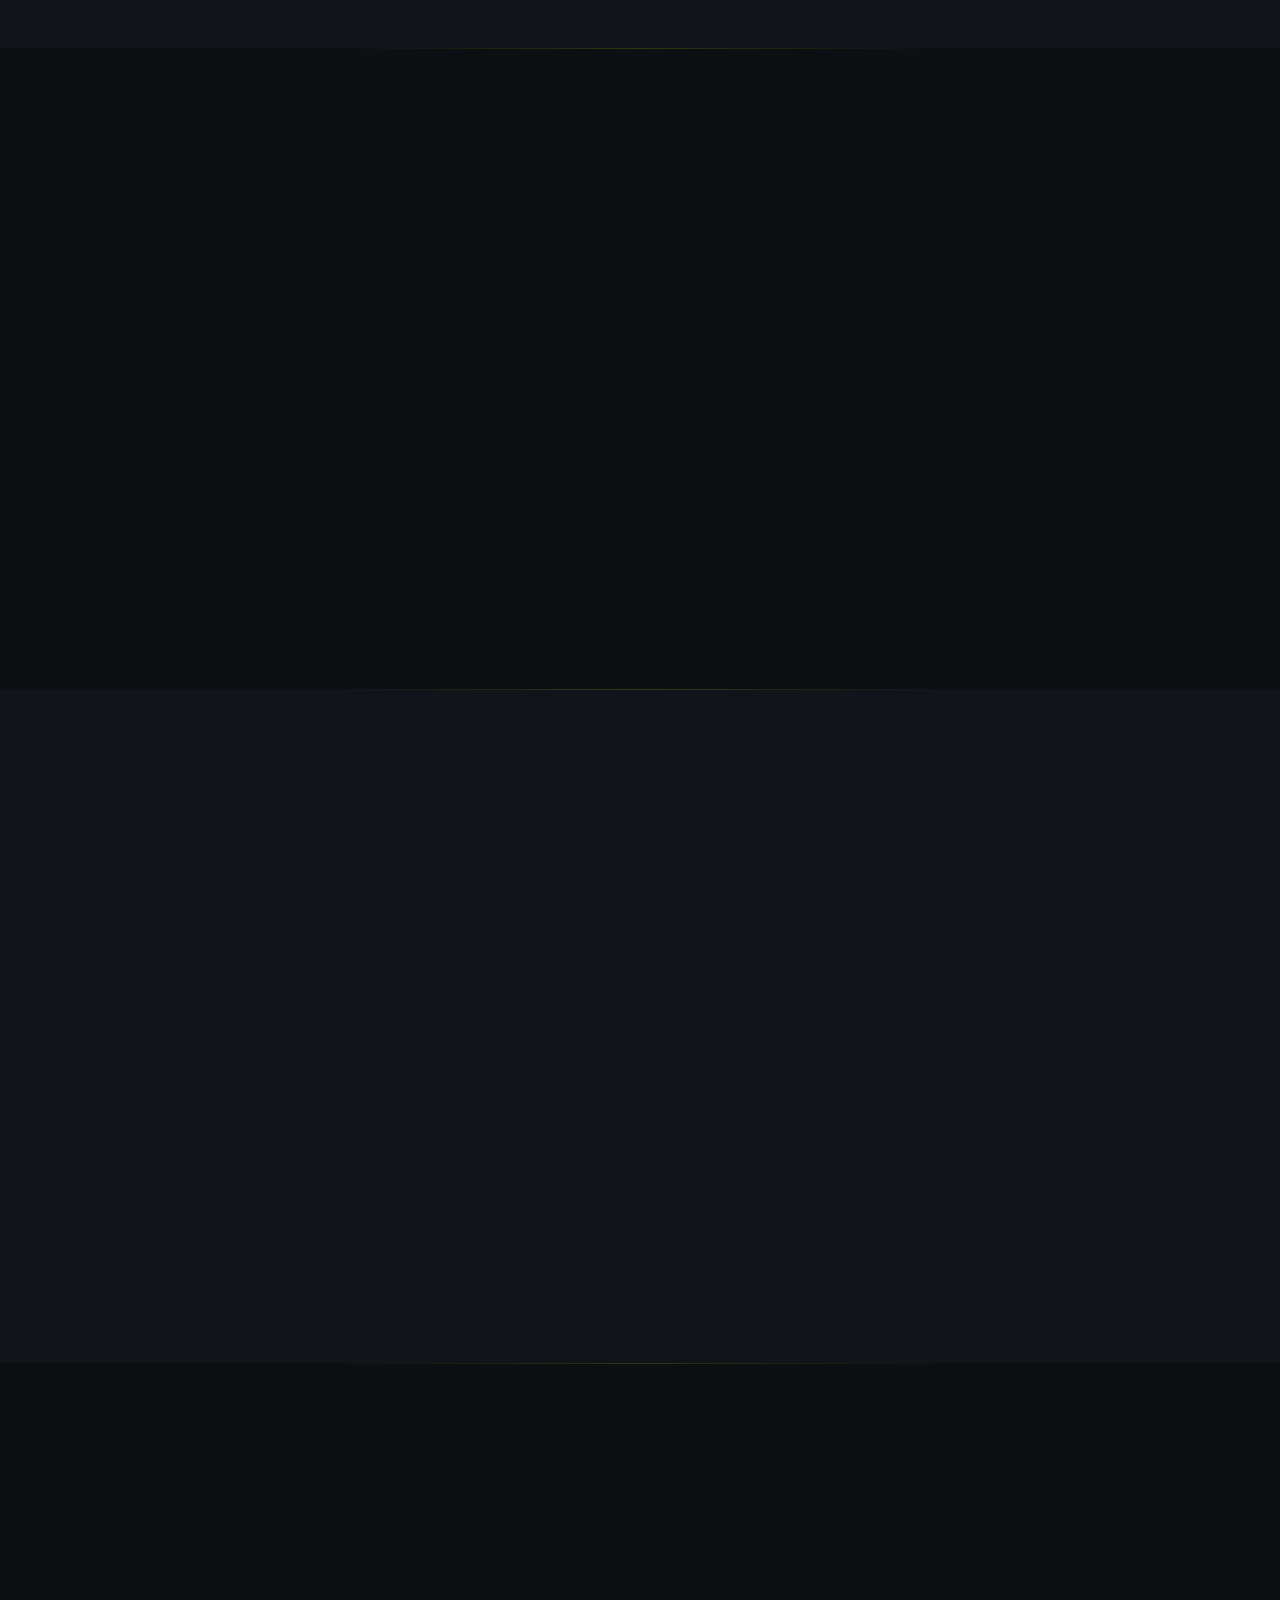
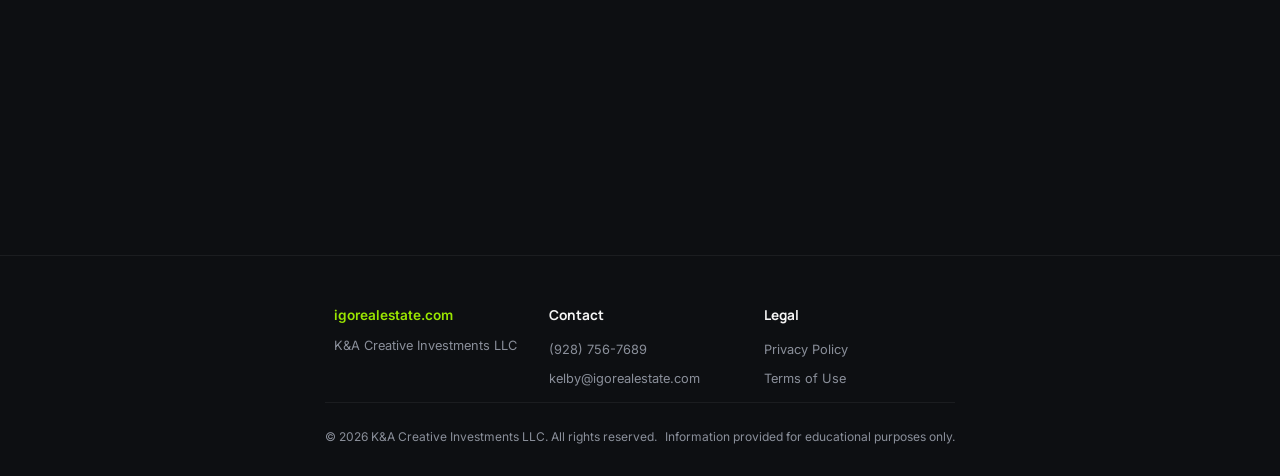
<file: seller-finance.html>
<!DOCTYPE html>
<html lang="en">
<head>
  <meta charset="UTF-8">
  <meta name="viewport" content="width=device-width, initial-scale=1.0">
  <title>Seller Finance — K&A Creative Investments LLC</title>
  <link rel="preconnect" href="https://fonts.googleapis.com">
  <link rel="preconnect" href="https://fonts.gstatic.com" crossorigin>
  <link href="https://fonts.googleapis.com/css2?family=Inter:wght@400;500;600&family=Manrope:wght@700;800&display=swap" rel="stylesheet">
  <link rel="icon" type="image/png" sizes="32x32" href="favicon-32.png">
  <link rel="icon" type="image/png" sizes="16x16" href="favicon-16.png">
  <link rel="apple-touch-icon" href="apple-touch-icon.png">
  <link rel="stylesheet" href="style.css">
</head>
<body>

<!-- NAV -->
<nav>
  <div class="container">
    <a href="index.html" class="logo">K&amp;A Creative</a>
    <button class="hamburger" aria-label="Menu" onclick="document.querySelector('.nav-links').classList.toggle('open')">
      <span></span><span></span><span></span>
    </button>
    <ul class="nav-links">
      <li><a href="subject-to.html" onclick="closeMenu()">Subject To</a></li>
      <li><a href="seller-finance.html" onclick="closeMenu()">Seller Finance</a></li>
      <li><a href="title-company.html" onclick="closeMenu()">Title Company</a></li>
      <li><a href="faq.html" onclick="closeMenu()">FAQ</a></li>
      <li><a href="index.html#about" onclick="closeMenu()">About</a></li>
      <li><a href="index.html#contact" onclick="closeMenu()">Contact</a></li>
    </ul>
  </div>
</nav>

<!-- PAGE HERO -->
<section class="hero page-hero">
  <div class="container">
    <span class="eyebrow">Seller Finance</span>
    <h1>Creative Financing.<br><span>Tailored to You.</span></h1>
    <p>We structure our financing to what works best for the seller. Choose from a large down payment with deferred payments, or traditional monthly payments.</p>
    <a href="index.html#contact" class="btn">Get Started</a>
  </div>
</section>

<!-- PDF OVERVIEW -->
<section style="background:var(--bg); padding:40px 0;">
  <div class="container">
    <div class="pdf-banner fade-in">
      <div class="pdf-banner-text">
        <span class="pdf-icon">&#x1f4c4;</span>
        <div>
          <strong>Seller Finance Overview</strong>
          <span>Full breakdown of both options, protections, and terms — one page.</span>
        </div>
      </div>
      <a href="seller-finance-overview.pdf" target="_blank" class="btn">View PDF</a>
    </div>
  </div>
</section>

<!-- TWO OPTIONS OVERVIEW -->
<section style="background:var(--bg-alt);">
  <div class="section-glow"></div>
  <div class="container">
    <div class="section-header fade-in">
      <span class="eyebrow">Two Options</span>
      <h2 class="section-title">Choose Your <span>Structure</span></h2>
      <p class="section-subtitle">We tailor our financing structure to what works best for the seller.</p>
    </div>
    <div class="services-grid">
      <div class="service-card fade-in">
        <div class="service-icon">&#x1f4b5;</div>
        <h3>Option A</h3>
        <p>Larger down payment with deferred payments. Two-stage close with 40-60% down at COE.</p>
        <a href="#option-a" class="btn btn-outline">Details Below</a>
      </div>
      <div class="service-card fade-in">
        <div class="service-icon">&#x1f4c5;</div>
        <h3>Option B</h3>
        <p>Traditional seller finance with monthly payments. 5-20% down payment secured by Deed of Trust.</p>
        <a href="#option-b" class="btn btn-outline">Details Below</a>
      </div>
    </div>
  </div>
</section>

<!-- OPTION A -->
<section id="option-a" style="background:var(--bg);">
  <div class="section-glow"></div>
  <div class="container">
    <div class="section-header fade-in">
      <span class="eyebrow">Option A</span>
      <h2 class="section-title">Larger Down Payment, <span>Deferred</span> Payments</h2>
      <p class="section-subtitle">A two-stage close, both handled through a licensed title company and a state-approved PSA.</p>
    </div>

    <div class="two-col">
      <div class="content-card fade-in">
        <h3>Stage One — Large Down Payment at COE</h3>
        <p>We close with a large down payment in cash, contingent on appraisal. You receive a <span class="highlight">40-60% down payment</span> at close of escrow.</p>
        <p>The title company holds the remaining balance in escrow while we complete Stage Two. Title transfers to the buyer, a title policy is issued, and we pay all closing costs and premiums.</p>
      </div>
      <div class="content-card fade-in">
        <h3>Stage Two — Seller Equity Agreement</h3>
        <p>The remaining balance is secured by naming you as a <span class="highlight">minority equity partner</span> in the buyer's LLC — the entity that holds title to the property.</p>
        <p><span class="highlight">There are no monthly payments.</span> All payments and interest are deferred until the balloon matures, at which point you receive a lump sum covering the remaining principal plus all deferred interest.</p>
        <p>A second title policy is issued at the buyer's expense. Because this is structured as an installment sale, you may be able to spread your gains across multiple tax years.</p>
      </div>
    </div>

    <div class="content-card fade-in" style="max-width:800px; margin:24px auto 0;">
      <h3>&#x1f6e1; Seller Protection</h3>
      <p>Because you hold a minority equity interest in the LLC that owns the property, if the buyer defaults on any obligation you <span class="highlight">automatically assume full ownership</span> of the LLC — and the property — without foreclosure.</p>
    </div>
  </div>
</section>

<!-- OPTION B -->
<section id="option-b" style="background:var(--bg-alt);">
  <div class="section-glow"></div>
  <div class="container">
    <div class="section-header fade-in">
      <span class="eyebrow">Option B</span>
      <h2 class="section-title">Traditional Seller Finance, <span>Monthly</span> Payments</h2>
    </div>
    <div class="content-card fade-in" style="max-width:800px; margin:0 auto;">
      <p>A straightforward seller-financed transaction. The seller receives a <span class="highlight">5-20% down payment</span> at close of escrow, secured by a recorded Deed of Trust/Mortgage and Promissory Note.</p>
      <p>The seller then receives <span class="highlight">monthly payments</span> for the life of the note. At the maturity of the balloon, the seller receives a lump sum for the remaining balance.</p>
      <p>We cover all closing costs and premiums.</p>
    </div>
  </div>
</section>

<!-- APPLIES TO BOTH -->
<section style="background:var(--bg);">
  <div class="section-glow"></div>
  <div class="container">
    <div class="section-header fade-in">
      <span class="eyebrow">Both Options</span>
      <h2 class="section-title">What <span>Applies</span> to Both</h2>
    </div>
    <div class="two-col">
      <div class="content-card fade-in">
        <h3>&#x1f4ca; Tax Benefits</h3>
        <p>Both options are structured as <span class="highlight">installment sales</span>, allowing the seller to spread gains across multiple tax years instead of recognizing everything at once (per IRS Publication 537).</p>
        <p>We recommend the seller consult their own tax advisor.</p>
      </div>
      <div class="content-card fade-in">
        <h3>&#x1f4b0; Costs</h3>
        <p><span class="highlight">We pay all closing costs</span>, title insurance, and transaction fees — you pay nothing out of pocket. The seller's only expense is their own listing agent commission.</p>
        <p>After closing, we are responsible for all carrying costs.</p>
      </div>
    </div>
  </div>
</section>

<!-- KEY TERMS -->
<section style="background:var(--bg-alt);">
  <div class="section-glow"></div>
  <div class="container">
    <div class="section-header fade-in">
      <span class="eyebrow">Details</span>
      <h2 class="section-title">Key <span>Terms</span></h2>
    </div>
    <div class="content-card fade-in" style="max-width:800px; margin:0 auto;">
      <ul>
        <li><span class="highlight">As-is purchase</span> — no repairs, credits, or concessions from the seller</li>
        <li><span class="highlight">Due diligence period</span> — buyer inspects, reviews title, confirms zoning; may terminate if unsatisfied</li>
        <li><span class="highlight">Buyer assumes all existing tenancies</span> at closing</li>
        <li><span class="highlight">Balloon payment</span> — balance due at a specified term, with extension options by mutual agreement</li>
        <li><span class="highlight">No prepayment penalty</span></li>
        <li>Seller provides standard disclosures and property documentation during due diligence</li>
      </ul>
    </div>
  </div>
</section>

<!-- CTA -->
<section class="cta" style="background:var(--bg);">
  <div class="section-glow"></div>
  <div class="container">
    <div class="section-header fade-in">
      <span class="eyebrow">Next Step</span>
      <h2 class="section-title">Ready to <span>Talk</span>?</h2>
      <p class="section-subtitle">Happy to walk through the process anytime. No pressure, just answers.</p>
    </div>
    <div style="text-align:center;" class="fade-in">
      <a href="index.html#contact" class="btn">Get in Touch with Us</a>
    </div>
  </div>
</section>

<!-- FOOTER -->
<footer>
  <div class="container footer-full">
    <div class="footer-top">
      <div class="footer-col">
        <span class="footer-brand">igorealestate.com</span>
        <span class="footer-company">K&amp;A Creative Investments LLC</span>
      </div>
      <div class="footer-col">
        <span class="footer-heading">Contact</span>
        <a href="tel:9287567689" class="footer-link">(928) 756-7689</a>
        <a href="mailto:kelby@igorealestate.com" class="footer-link">kelby@igorealestate.com</a>
      </div>
      <div class="footer-col">
        <span class="footer-heading">Legal</span>
        <a href="legal.html" class="footer-link">Privacy Policy</a>
        <a href="legal.html" class="footer-link">Terms of Use</a>
      </div>
    </div>
    <div class="footer-bottom">
      <p>&copy; 2026 K&amp;A Creative Investments LLC. All rights reserved.</p>
      <p>Information provided for educational purposes only.</p>
    </div>
  </div>
</footer>

<script>
  function closeMenu() { document.querySelector('.nav-links').classList.remove('open'); }
  let lastScroll = window.scrollY;
  window.addEventListener('scroll', () => { lastScroll = window.scrollY; });

  const observer = new IntersectionObserver((entries) => {
    entries.forEach(entry => {
      if (entry.isIntersecting) {
        entry.target.classList.add('visible');
        entry.target.classList.remove('slide-out');
      } else if (entry.target.classList.contains('visible')) {
        entry.target.classList.remove('visible');
        entry.target.classList.add('slide-out');
      }
    });
  }, { threshold: 0.15 });
  document.querySelectorAll('.fade-in').forEach(el => observer.observe(el));
</script>
</body>
</html>
</file>
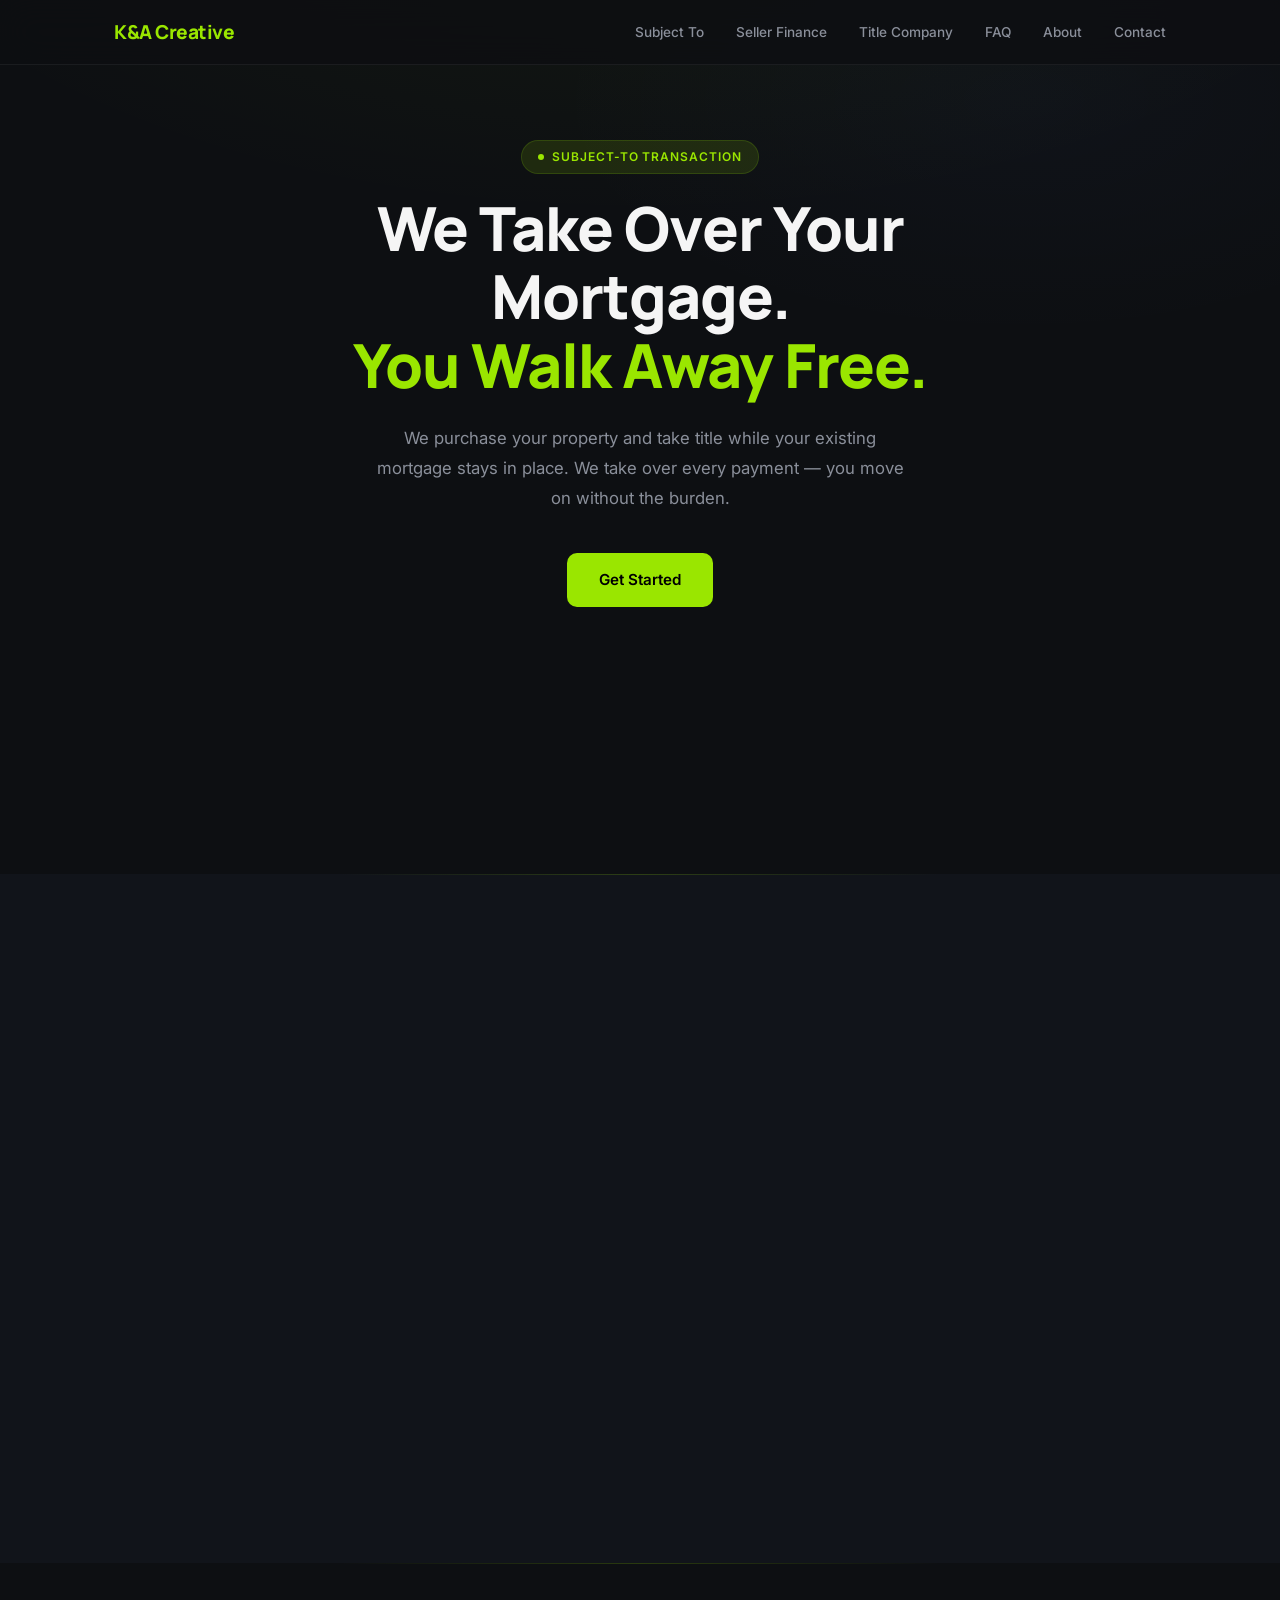
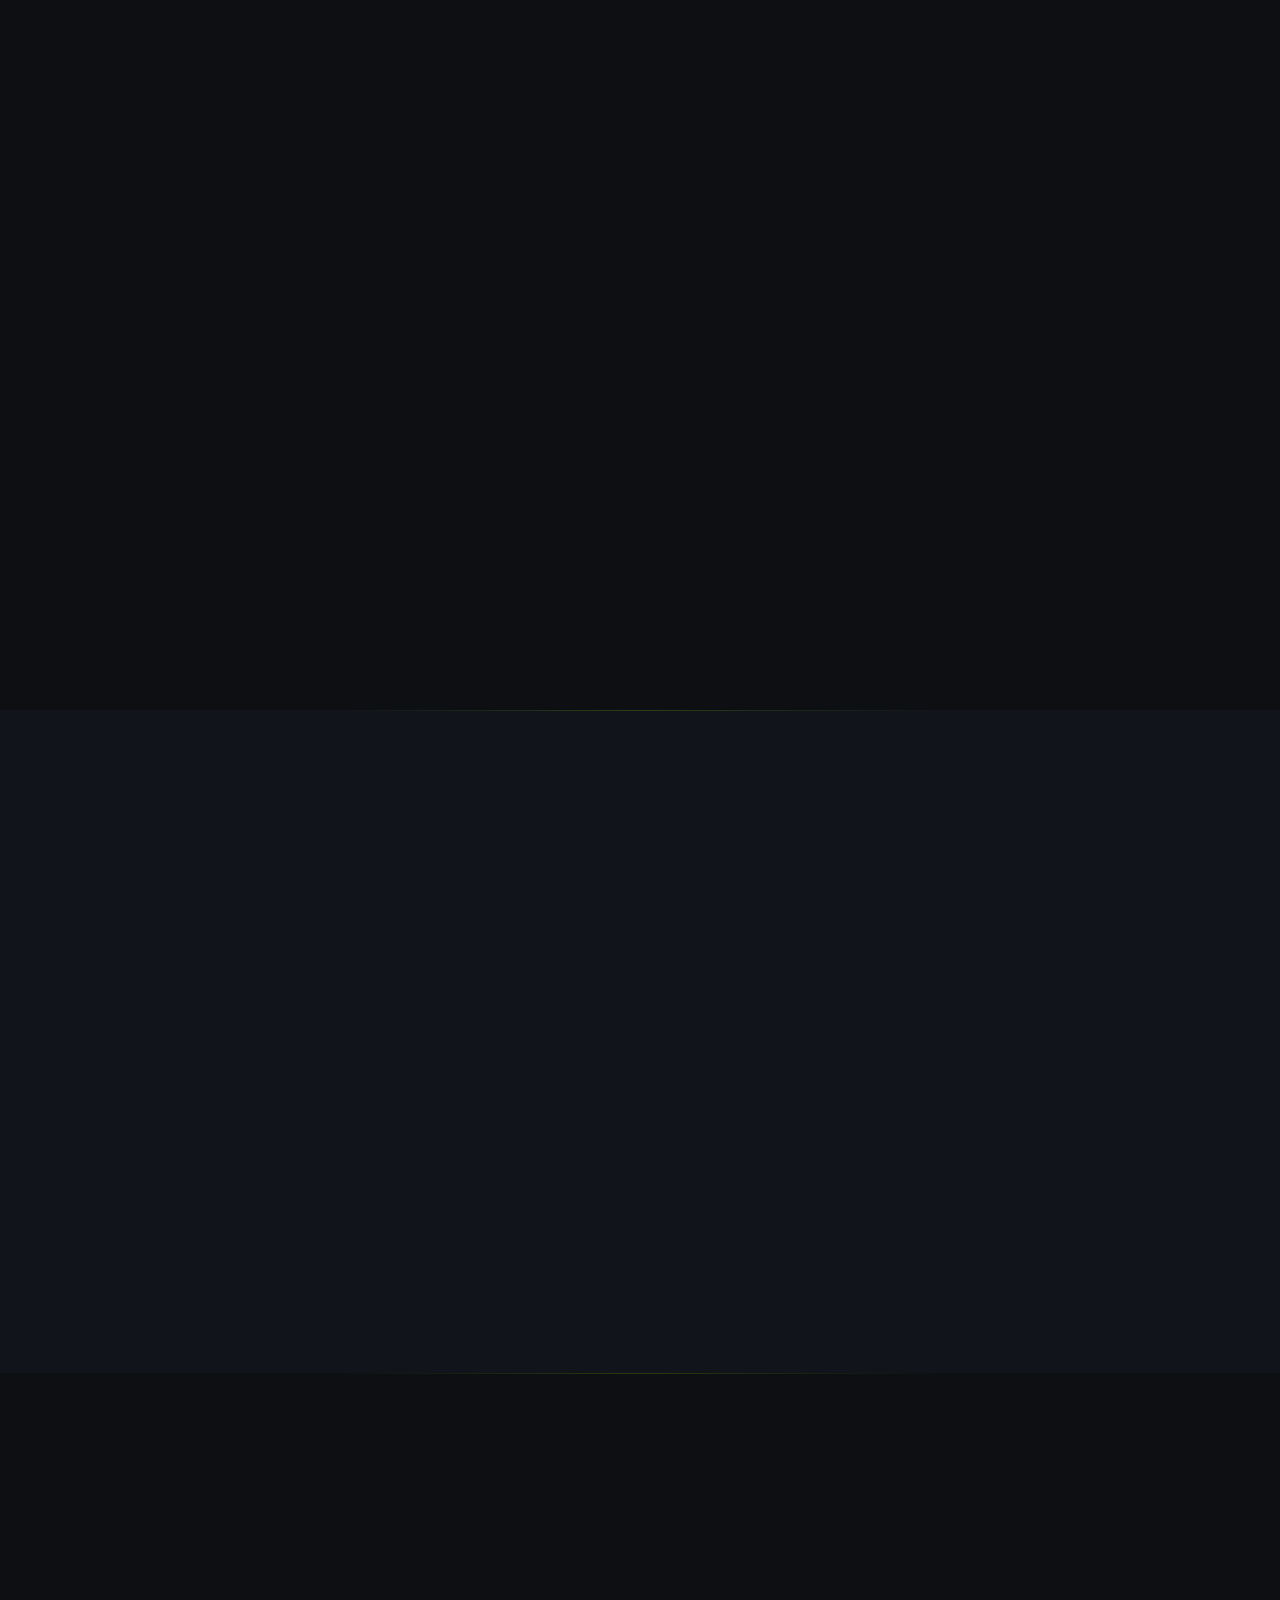
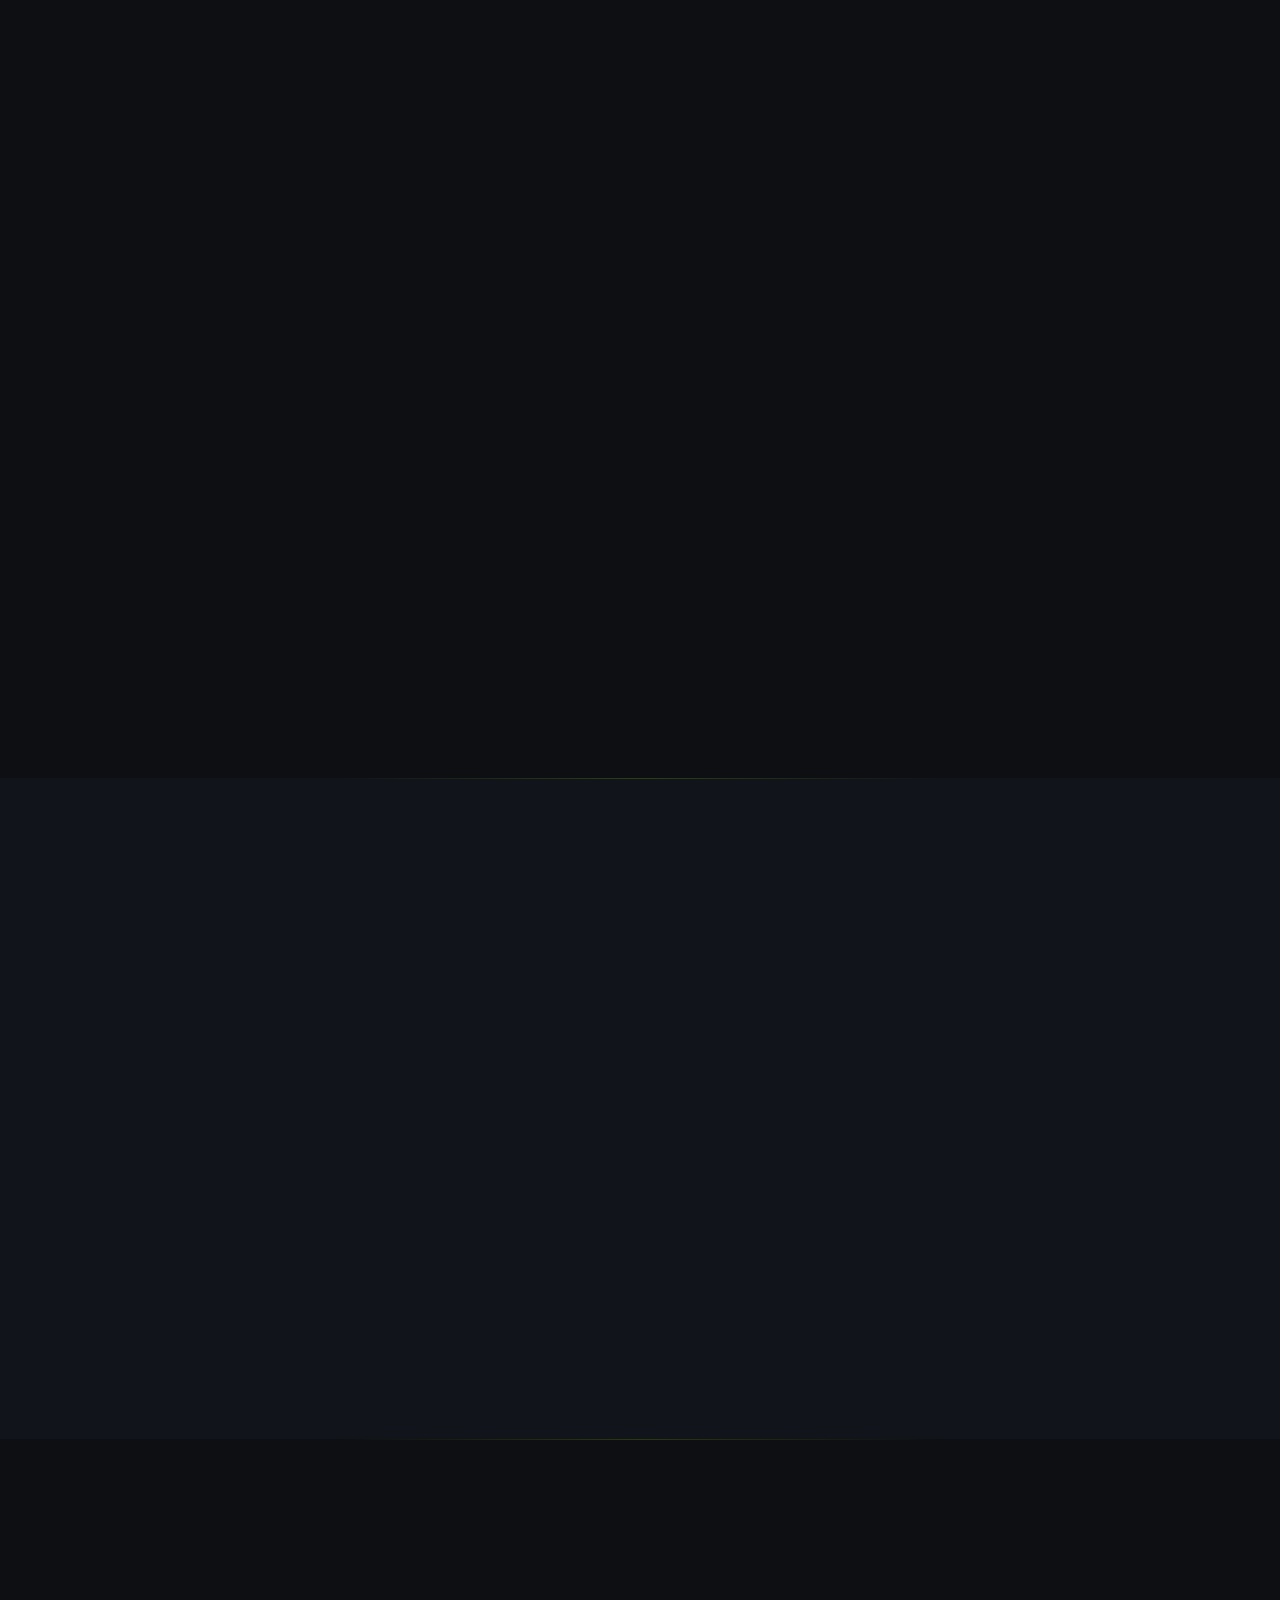
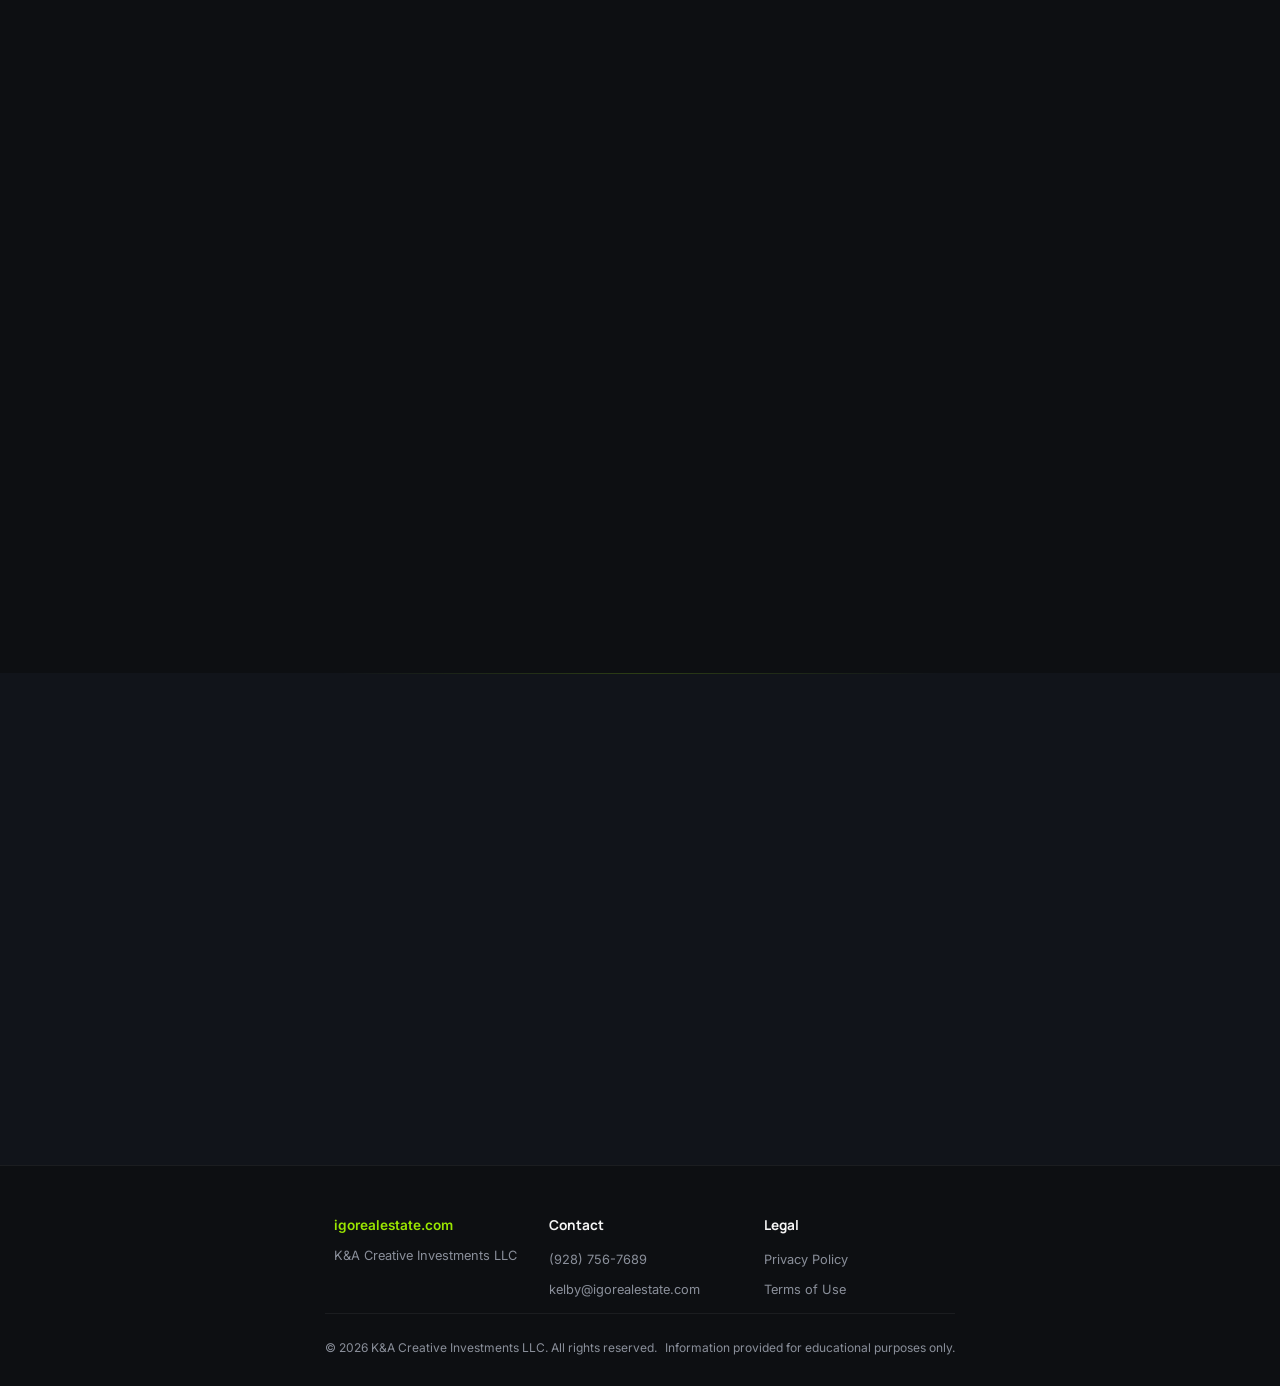
<file: subject-to.html>
<!DOCTYPE html>
<html lang="en">
<head>
  <meta charset="UTF-8">
  <meta name="viewport" content="width=device-width, initial-scale=1.0">
  <title>Subject To — K&A Creative Investments LLC</title>
  <link rel="preconnect" href="https://fonts.googleapis.com">
  <link rel="preconnect" href="https://fonts.gstatic.com" crossorigin>
  <link href="https://fonts.googleapis.com/css2?family=Inter:wght@400;500;600&family=Manrope:wght@700;800&display=swap" rel="stylesheet">
  <link rel="icon" type="image/png" sizes="32x32" href="favicon-32.png">
  <link rel="icon" type="image/png" sizes="16x16" href="favicon-16.png">
  <link rel="apple-touch-icon" href="apple-touch-icon.png">
  <link rel="stylesheet" href="style.css">
</head>
<body>

<!-- NAV -->
<nav>
  <div class="container">
    <a href="index.html" class="logo">K&amp;A Creative</a>
    <button class="hamburger" aria-label="Menu" onclick="document.querySelector('.nav-links').classList.toggle('open')">
      <span></span><span></span><span></span>
    </button>
    <ul class="nav-links">
      <li><a href="subject-to.html" onclick="closeMenu()">Subject To</a></li>
      <li><a href="seller-finance.html" onclick="closeMenu()">Seller Finance</a></li>
      <li><a href="title-company.html" onclick="closeMenu()">Title Company</a></li>
      <li><a href="faq.html" onclick="closeMenu()">FAQ</a></li>
      <li><a href="index.html#about" onclick="closeMenu()">About</a></li>
      <li><a href="index.html#contact" onclick="closeMenu()">Contact</a></li>
    </ul>
  </div>
</nav>

<!-- PAGE HERO -->
<section class="hero page-hero">
  <div class="container">
    <span class="eyebrow">Subject-To Transaction</span>
    <h1>We Take Over Your Mortgage.<br><span>You Walk Away Free.</span></h1>
    <p>We purchase your property and take title while your existing mortgage stays in place. We take over every payment — you move on without the burden.</p>
    <a href="index.html#contact" class="btn">Get Started</a>
  </div>
</section>

<!-- PDF OVERVIEW -->
<section style="background:var(--bg); padding:40px 0;">
  <div class="container">
    <div class="pdf-banner fade-in">
      <div class="pdf-banner-text">
        <span class="pdf-icon">&#x1f4c4;</span>
        <div>
          <strong>Subject-To Overview</strong>
          <span>Full breakdown of the process, protections, and terms — one page.</span>
        </div>
      </div>
      <a href="subject-to-overview.pdf" target="_blank" class="btn">View PDF</a>
    </div>
  </div>
</section>

<!-- WHAT IS SUBJECT TO -->
<section style="background:var(--bg-alt);">
  <div class="section-glow"></div>
  <div class="container">
    <div class="section-header fade-in">
      <span class="eyebrow">Overview</span>
      <h2 class="section-title">What Is a <span>Subject-To</span> Transaction?</h2>
    </div>
    <div class="content-card fade-in" style="max-width:800px; margin:0 auto;">
      <p>In a subject-to transaction, the buyer purchases the property and takes title while the seller's existing mortgage stays in place. The buyer does not assume the loan — the loan remains in the seller's name — but the buyer takes over responsibility for making the payments.</p>
      <p>The seller is no longer responsible for the property or the monthly payment, but the loan stays on their record until it is paid off or refinanced.</p>
      <p>This is a <span class="highlight">fully legal and widely used strategy</span> in real estate. Title transfers through a licensed title company or closing attorney, just like any other sale, and the transaction is documented with a state-approved Purchase and Sale Agreement.</p>
    </div>
  </div>
</section>

<!-- WHY CONSIDER -->
<section style="background:var(--bg);">
  <div class="section-glow"></div>
  <div class="container">
    <div class="section-header fade-in">
      <span class="eyebrow">Is It Right for You?</span>
      <h2 class="section-title">Why Sellers <span>Consider</span> This</h2>
    </div>
    <div class="content-card fade-in" style="max-width:800px; margin:0 auto;">
      <p>Subject-to transactions can be a strong option for sellers in situations where a traditional sale may not be ideal. Common scenarios include:</p>
      <ul>
        <li>You need to <span class="highlight">move quickly</span> and want to avoid the time and uncertainty of a traditional listing</li>
        <li>The property has <span class="highlight">little or no equity</span>, making a conventional sale difficult after commissions and closing costs</li>
        <li>You're <span class="highlight">behind on payments</span> and facing potential foreclosure — a subject-to can bring the loan current and protect your credit</li>
        <li>You've been <span class="highlight">relocated or inherited a property</span> you no longer want to manage</li>
        <li>You want to avoid the <span class="highlight">cost and hassle of repairs</span> needed to list on the open market</li>
      </ul>
    </div>
  </div>
</section>

<!-- HOW THE PROCESS WORKS -->
<section style="background:var(--bg-alt);">
  <div class="section-glow"></div>
  <div class="container">
    <div class="section-header fade-in">
      <span class="eyebrow">Step by Step</span>
      <h2 class="section-title">How the <span>Process</span> Works</h2>
    </div>
    <div class="steps" style="grid-template-columns: repeat(3, 1fr);">
      <div class="step fade-in">
        <div class="step-num">1</div>
        <h3>Agreement</h3>
        <p>Buyer and seller execute a Purchase and Sale Agreement that outlines all terms, including the subject-to arrangement. Handled through a licensed title company or closing attorney.</p>
      </div>
      <div class="step fade-in">
        <div class="step-num">2</div>
        <h3>Closing</h3>
        <p>Title transfers to the buyer via warranty deed. The seller's existing mortgage remains in place. We take full responsibility for all mortgage payments — and we cover all closing costs.</p>
      </div>
      <div class="step fade-in">
        <div class="step-num">3</div>
        <h3>Post-Closing</h3>
        <p>The buyer owns the property and is responsible for all carrying costs — mortgage payments, taxes, insurance, HOA fees, utilities, and maintenance. The seller walks away.</p>
      </div>
    </div>
  </div>
</section>

<!-- SELLER PROTECTION -->
<section style="background:var(--bg);">
  <div class="section-glow"></div>
  <div class="container">
    <div class="section-header fade-in">
      <span class="eyebrow">Your Safety</span>
      <h2 class="section-title">How the Seller Is <span>Protected</span></h2>
    </div>
    <div class="two-col">
      <div class="content-card fade-in">
        <h3>&#x1f6e1; Payment Protection</h3>
        <p>The PSA includes clear obligations requiring the buyer to make all mortgage payments on time. If the buyer fails to perform, the agreement provides the seller with remedies including the right to reclaim the property.</p>
        <p>We also set up <span class="highlight">third-party payment servicing</span> so the seller can verify that payments are being made directly to the lender.</p>
      </div>
      <div class="content-card fade-in">
        <h3>&#x1f4cb; Insurance</h3>
        <p>The buyer is required to maintain full property insurance at all times, with coverage amounts at least equal to the existing policy.</p>
        <p>The seller can be <span class="highlight">named as an additional insured</span> or interested party on the policy, giving them visibility and notification rights if coverage ever lapses.</p>
      </div>
      <div class="content-card fade-in">
        <h3>&#x1f3e0; Title Insurance</h3>
        <p>A title policy is issued at closing insuring the buyer's interest in the property, <span class="highlight">paid for entirely by the buyer</span>. Title is transferred through a licensed title company or closing attorney, ensuring proper documentation and recordation.</p>
      </div>
      <div class="content-card fade-in">
        <h3>&#x1f504; Exit Strategy</h3>
        <p>The buyer's goal is to refinance the property and pay off the seller's existing mortgage within a defined timeframe. This <span class="highlight">removes the loan from the seller's name entirely</span>. The PSA outlines this timeline and the buyer's obligation to pursue refinancing in good faith.</p>
      </div>
    </div>
  </div>
</section>

<!-- DUE ON SALE -->
<section style="background:var(--bg-alt);">
  <div class="section-glow"></div>
  <div class="container">
    <div class="section-header fade-in">
      <span class="eyebrow">Common Question</span>
      <h2 class="section-title">The <span>Due-on-Sale</span> Clause</h2>
    </div>
    <div class="content-card fade-in" style="max-width:800px; margin:0 auto;">
      <p>Most mortgages contain a due-on-sale clause, which gives the lender the right to call the loan due if the property is transferred. This is a common question, so here is the reality:</p>
      <p>While the clause exists in most loan agreements, <span class="highlight">lenders rarely enforce it as long as payments are being made on time</span>. The lender's primary concern is that the loan is performing.</p>
      <p>That said, we are transparent about this with every seller — the clause exists, and while enforcement is uncommon, it is not impossible. Our commitment to keeping the loan current and pursuing refinancing within a defined timeframe directly mitigates this risk.</p>
    </div>
  </div>
</section>

<!-- COSTS & KEY TERMS -->
<section style="background:var(--bg);">
  <div class="section-glow"></div>
  <div class="container">
    <div class="two-col">
      <div>
        <div class="section-header fade-in" style="text-align:left;">
          <span class="eyebrow">Costs</span>
          <h2 class="section-title">Who Pays <span>What</span></h2>
        </div>
        <div class="content-card fade-in">
          <p><span class="highlight">We pay all closing costs</span>, title insurance, and transaction fees — you pay nothing out of pocket. The seller's only expense is their own listing agent commission.</p>
          <p>After closing, we are solely responsible for all carrying costs associated with the property.</p>
        </div>
      </div>
      <div>
        <div class="section-header fade-in" style="text-align:left;">
          <span class="eyebrow">Details</span>
          <h2 class="section-title">Key <span>Terms</span></h2>
        </div>
        <div class="content-card fade-in">
          <ul>
            <li><span class="highlight">As-is purchase</span> — no repairs, credits, or concessions from the seller</li>
            <li><span class="highlight">Due diligence period</span> — buyer inspects, reviews title, confirms zoning; may terminate if unsatisfied</li>
            <li><span class="highlight">Buyer assumes all existing tenancies</span> at closing</li>
            <li>Buyer covers all mortgage payments, taxes, insurance, and carrying costs from the date of closing</li>
            <li><span class="highlight">Refinance timeline</span> — buyer works to refinance and pay off the seller's loan within a defined period</li>
            <li>Seller provides standard disclosures, mortgage statements, and property documentation during due diligence</li>
          </ul>
        </div>
      </div>
    </div>
  </div>
</section>

<!-- CTA -->
<section class="cta" style="background:var(--bg-alt);">
  <div class="section-glow"></div>
  <div class="container">
    <div class="section-header fade-in">
      <span class="eyebrow">Next Step</span>
      <h2 class="section-title">Ready to <span>Talk</span>?</h2>
      <p class="section-subtitle">Happy to walk through the process anytime. No pressure, just answers.</p>
    </div>
    <div style="text-align:center;" class="fade-in">
      <a href="index.html#contact" class="btn">Get in Touch with Us</a>
    </div>
  </div>
</section>

<!-- FOOTER -->
<footer>
  <div class="container footer-full">
    <div class="footer-top">
      <div class="footer-col">
        <span class="footer-brand">igorealestate.com</span>
        <span class="footer-company">K&amp;A Creative Investments LLC</span>
      </div>
      <div class="footer-col">
        <span class="footer-heading">Contact</span>
        <a href="tel:9287567689" class="footer-link">(928) 756-7689</a>
        <a href="mailto:kelby@igorealestate.com" class="footer-link">kelby@igorealestate.com</a>
      </div>
      <div class="footer-col">
        <span class="footer-heading">Legal</span>
        <a href="legal.html" class="footer-link">Privacy Policy</a>
        <a href="legal.html" class="footer-link">Terms of Use</a>
      </div>
    </div>
    <div class="footer-bottom">
      <p>&copy; 2026 K&amp;A Creative Investments LLC. All rights reserved.</p>
      <p>Information provided for educational purposes only.</p>
    </div>
  </div>
</footer>

<script>
  function closeMenu() { document.querySelector('.nav-links').classList.remove('open'); }
  let lastScroll = window.scrollY;
  window.addEventListener('scroll', () => { lastScroll = window.scrollY; });

  const observer = new IntersectionObserver((entries) => {
    entries.forEach(entry => {
      if (entry.isIntersecting) {
        entry.target.classList.add('visible');
        entry.target.classList.remove('slide-out');
      } else if (entry.target.classList.contains('visible')) {
        entry.target.classList.remove('visible');
        entry.target.classList.add('slide-out');
      }
    });
  }, { threshold: 0.15 });
  document.querySelectorAll('.fade-in').forEach(el => observer.observe(el));
</script>
</body>
</html>
</file>
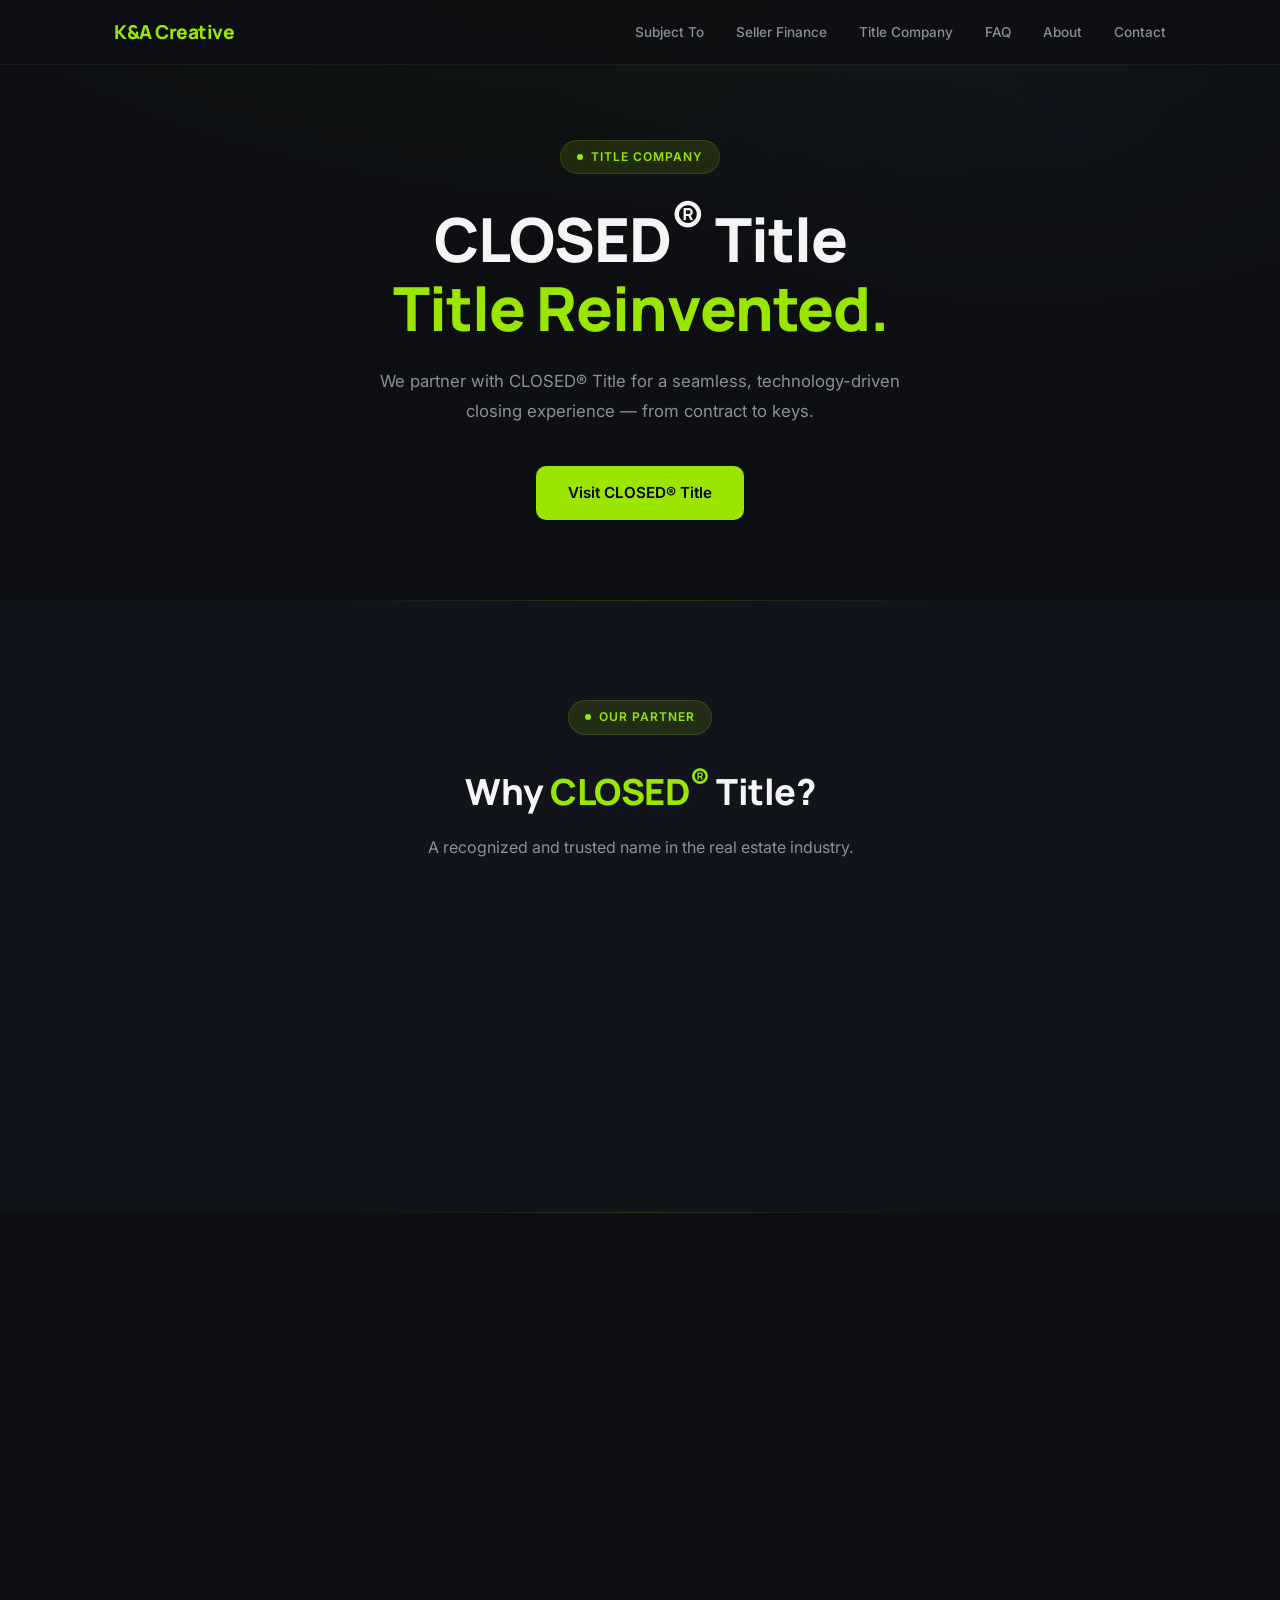
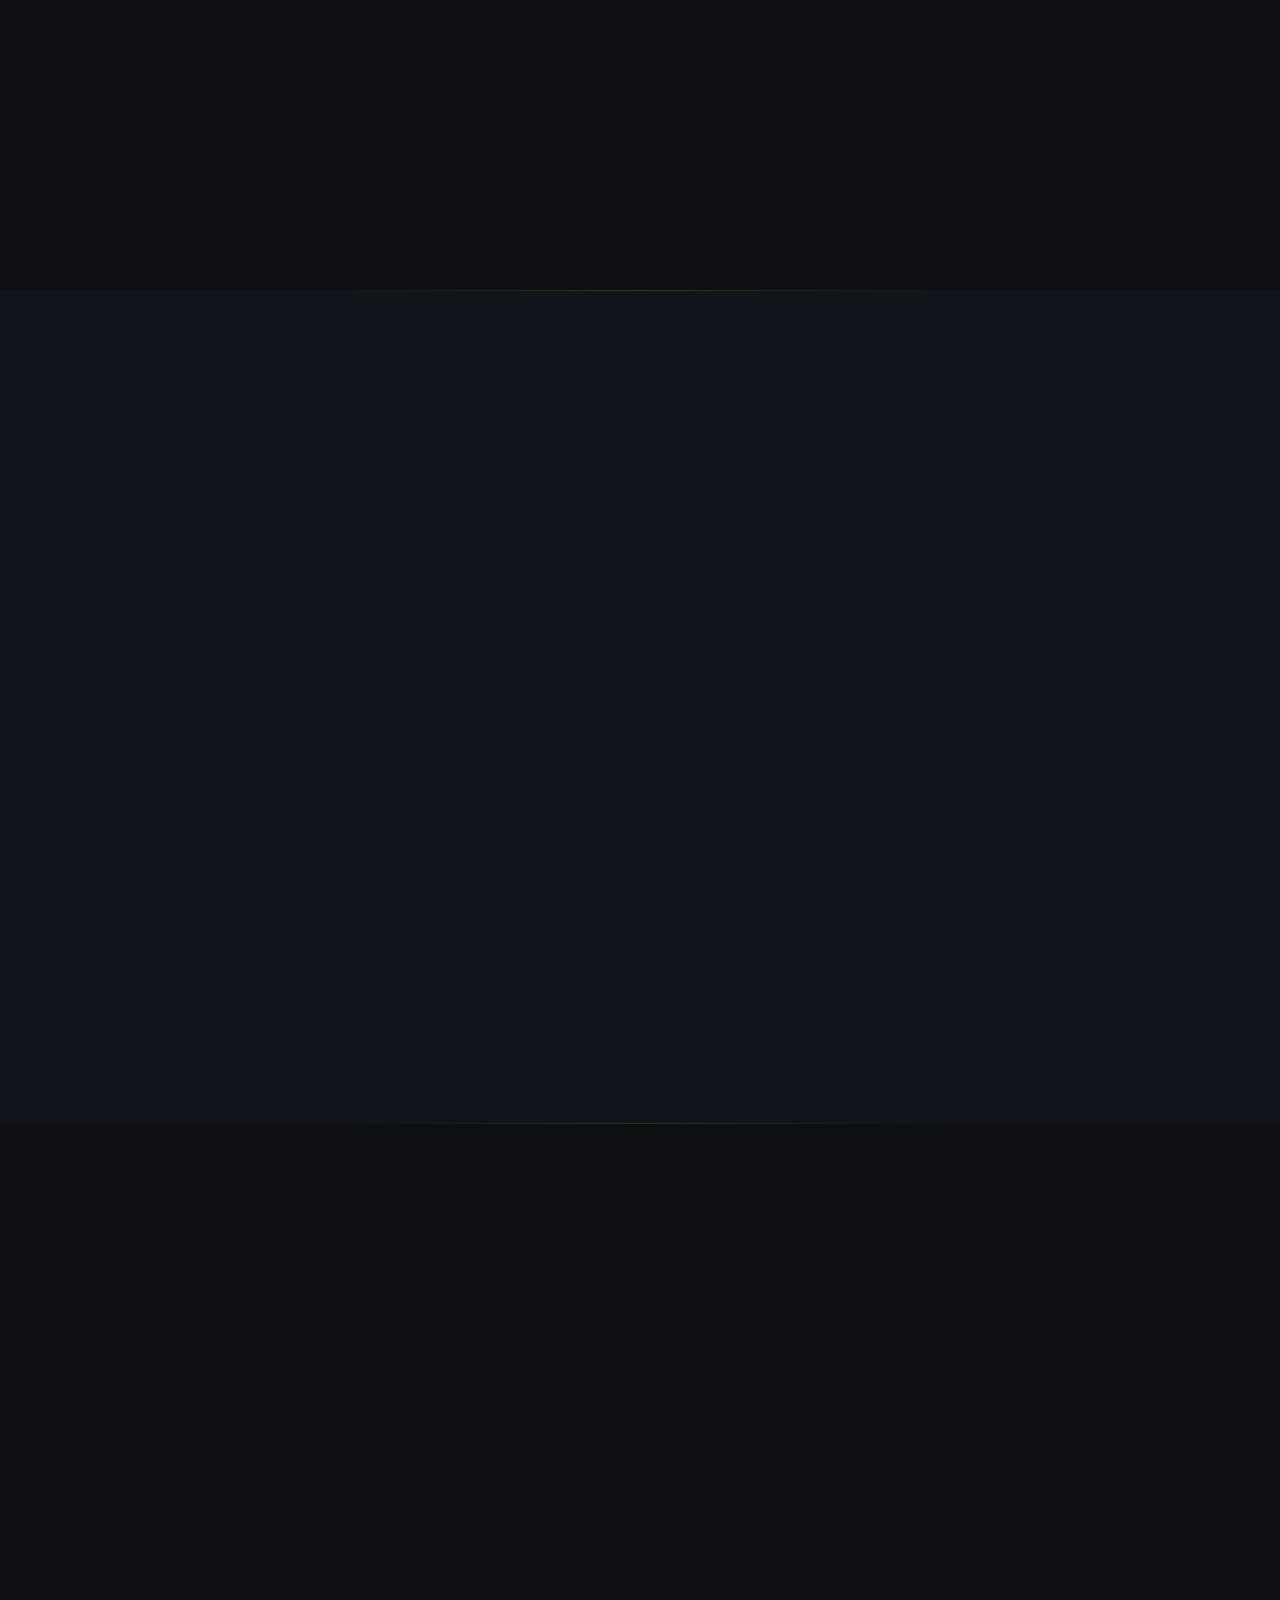
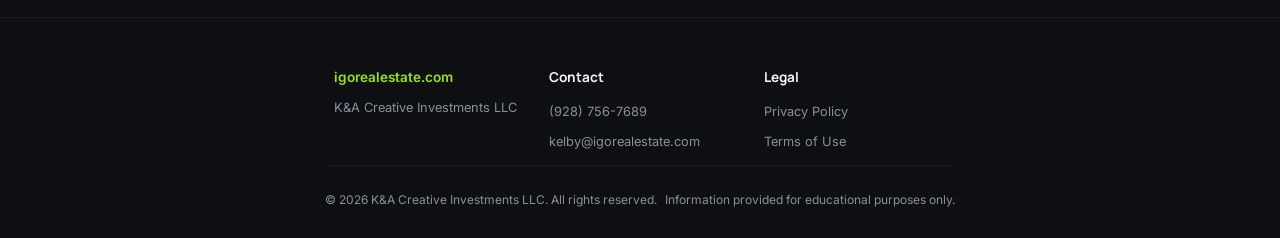
<file: title-company.html>
<!DOCTYPE html>
<html lang="en">
<head>
  <meta charset="UTF-8">
  <meta name="viewport" content="width=device-width, initial-scale=1.0">
  <title>Our Title Company — K&A Creative Investments LLC</title>
  <link rel="preconnect" href="https://fonts.googleapis.com">
  <link rel="preconnect" href="https://fonts.gstatic.com" crossorigin>
  <link href="https://fonts.googleapis.com/css2?family=Inter:wght@400;500;600&family=Manrope:wght@700;800&display=swap" rel="stylesheet">
  <link rel="icon" type="image/png" sizes="32x32" href="favicon-32.png">
  <link rel="icon" type="image/png" sizes="16x16" href="favicon-16.png">
  <link rel="apple-touch-icon" href="apple-touch-icon.png">
  <link rel="stylesheet" href="style.css">
</head>
<body>

<!-- NAV -->
<nav>
  <div class="container">
    <a href="index.html" class="logo">K&amp;A Creative</a>
    <button class="hamburger" aria-label="Menu" onclick="document.querySelector('.nav-links').classList.toggle('open')">
      <span></span><span></span><span></span>
    </button>
    <ul class="nav-links">
      <li><a href="subject-to.html" onclick="closeMenu()">Subject To</a></li>
      <li><a href="seller-finance.html" onclick="closeMenu()">Seller Finance</a></li>
      <li><a href="title-company.html" onclick="closeMenu()">Title Company</a></li>
      <li><a href="faq.html" onclick="closeMenu()">FAQ</a></li>
      <li><a href="index.html#about" onclick="closeMenu()">About</a></li>
      <li><a href="index.html#contact" onclick="closeMenu()">Contact</a></li>
    </ul>
  </div>
</nav>

<!-- PAGE HERO -->
<section class="hero page-hero">
  <div class="container">
    <span class="eyebrow">Title Company</span>
    <h1>CLOSED<sup>&reg;</sup> Title<br><span>Title Reinvented.</span></h1>
    <p>We partner with CLOSED&reg; Title for a seamless, technology-driven closing experience — from contract to keys.</p>
    <a href="https://www.closedtitle.com" target="_blank" rel="noopener" class="btn">Visit CLOSED&reg; Title</a>
  </div>
</section>

<!-- ABOUT CLOSED -->
<section style="background:var(--bg-alt);">
  <div class="section-glow"></div>
  <div class="container">
    <div class="section-header fade-in">
      <span class="eyebrow">Our Partner</span>
      <h2 class="section-title">Why <span>CLOSED<sup>&reg;</sup></span> Title?</h2>
      <p class="section-subtitle">A recognized and trusted name in the real estate industry.</p>
    </div>
    <div class="content-card fade-in" style="max-width:800px; margin:0 auto;">
      <p>CLOSED&reg; was built from the ground up with one vision: creating <span class="highlight">exceptional, technology-driven closing experiences</span> with local expertise nationwide.</p>
      <p>Every K&amp;A Creative Investments deal closes through CLOSED&reg; Title — giving our sellers and agents a smooth, professional experience from start to finish.</p>
    </div>
  </div>
</section>

<!-- HOW IT WORKS -->
<section style="background:var(--bg);">
  <div class="section-glow"></div>
  <div class="container">
    <div class="section-header fade-in">
      <span class="eyebrow">The Process</span>
      <h2 class="section-title">How <span>Closing</span> Works</h2>
      <p class="section-subtitle">With CLOSED&reg; Title, you choose how you close — across the US.</p>
    </div>
    <div class="steps" style="grid-template-columns: repeat(3, 1fr);">
      <div class="step fade-in">
        <div class="step-num">1</div>
        <h3>Submit Your Contract</h3>
        <p>Email your contract to CLOSED&reg; Title and they begin processing immediately — no delays.</p>
      </div>
      <div class="step fade-in">
        <div class="step-num">2</div>
        <h3>Digital EMD</h3>
        <p>Say goodbye to paper checks. Earnest money deposits are handled 100% digitally for a faster, more secure process.</p>
      </div>
      <div class="step fade-in">
        <div class="step-num">3</div>
        <h3>Close Your Way</h3>
        <p>Close from anywhere — online 24/7, at a modern local office, or via mobile notary. Commissions sent via free wire transfer or check at closing.</p>
      </div>
    </div>
  </div>
</section>

<!-- FEATURES -->
<section style="background:var(--bg-alt);">
  <div class="section-glow"></div>
  <div class="container">
    <div class="section-header fade-in">
      <span class="eyebrow">Features</span>
      <h2 class="section-title">What Sets Them <span>Apart</span></h2>
    </div>
    <div class="why-grid">
      <div class="why-card fade-in">
        <div class="why-icon">&#x1f4bb;</div>
        <h3>Technology-Driven</h3>
        <p>Modern, digital-first closing experiences. Everything from EMD to final documents is streamlined through technology.</p>
      </div>
      <div class="why-card fade-in">
        <div class="why-icon">&#x1f30e;</div>
        <h3>Nationwide Coverage</h3>
        <p>CLOSED&reg; Title operates across the US, so no matter where the property is located, the closing experience is consistent and professional.</p>
      </div>
      <div class="why-card fade-in">
        <div class="why-icon">&#x1f552;</div>
        <h3>Close Online 24/7</h3>
        <p>Close from anywhere, anytime — online, at a local office, or via mobile notary. Flexibility built around your schedule.</p>
      </div>
      <div class="why-card fade-in">
        <div class="why-icon">&#x1f4b8;</div>
        <h3>Fast Commissions</h3>
        <p>Agent commissions sent via free wire transfer or check at closing. No waiting, no extra fees.</p>
      </div>
    </div>
  </div>
</section>

<!-- CTA -->
<section class="cta" style="background:var(--bg);">
  <div class="section-glow"></div>
  <div class="container">
    <div class="section-header fade-in">
      <span class="eyebrow">Get Started</span>
      <h2 class="section-title">Questions About <span>Closing</span>?</h2>
      <p class="section-subtitle">We're happy to walk through the process anytime. Reach out and we'll explain exactly how your closing will work.</p>
    </div>
    <div style="text-align:center; display:flex; gap:16px; justify-content:center; flex-wrap:wrap;" class="fade-in">
      <a href="index.html#contact" class="btn">Contact K&amp;A Creative</a>
      <a href="https://www.closedtitle.com" target="_blank" rel="noopener" class="btn btn-outline">Learn More About CLOSED&reg;</a>
    </div>
  </div>
</section>

<!-- FOOTER -->
<footer>
  <div class="container footer-full">
    <div class="footer-top">
      <div class="footer-col">
        <span class="footer-brand">igorealestate.com</span>
        <span class="footer-company">K&amp;A Creative Investments LLC</span>
      </div>
      <div class="footer-col">
        <span class="footer-heading">Contact</span>
        <a href="tel:9287567689" class="footer-link">(928) 756-7689</a>
        <a href="mailto:kelby@igorealestate.com" class="footer-link">kelby@igorealestate.com</a>
      </div>
      <div class="footer-col">
        <span class="footer-heading">Legal</span>
        <a href="legal.html" class="footer-link">Privacy Policy</a>
        <a href="legal.html" class="footer-link">Terms of Use</a>
      </div>
    </div>
    <div class="footer-bottom">
      <p>&copy; 2026 K&amp;A Creative Investments LLC. All rights reserved.</p>
      <p>Information provided for educational purposes only.</p>
    </div>
  </div>
</footer>

<script>
  function closeMenu() { document.querySelector('.nav-links').classList.remove('open'); }
  let lastScroll = window.scrollY;
  window.addEventListener('scroll', () => { lastScroll = window.scrollY; });

  const observer = new IntersectionObserver((entries) => {
    entries.forEach(entry => {
      if (entry.isIntersecting) {
        entry.target.classList.add('visible');
        entry.target.classList.remove('slide-out');
      } else if (entry.target.classList.contains('visible')) {
        entry.target.classList.remove('visible');
        entry.target.classList.add('slide-out');
      }
    });
  }, { threshold: 0.15 });
  document.querySelectorAll('.fade-in').forEach(el => observer.observe(el));
</script>
</body>
</html>
</file>
<file: style.css>
*, *::before, *::after { margin: 0; padding: 0; box-sizing: border-box; }

:root {
  --bg: #0d0f12;
  --bg-alt: #11141a;
  --card: #161a22;
  --card-border: rgba(255,255,255,.06);
  --green: #9AE600;
  --green-dim: rgba(154,230,0,.12);
  --green-glow: rgba(154,230,0,.06);
  --white: #f5f5f5;
  --gray: #8a8f9a;
  --muted: #1e222b;
  --max-w: 1100px;
  --radius: 14px;
}

html { scroll-behavior: smooth; }

body {
  font-family: 'Inter', -apple-system, BlinkMacSystemFont, sans-serif;
  background: var(--bg);
  color: var(--white);
  line-height: 1.7;
  font-size: 15px;
  background-image:
    radial-gradient(ellipse 1200px 600px at 50% -200px, var(--green-glow), transparent 70%),
    radial-gradient(ellipse 800px 400px at 80% 100px, rgba(100,140,255,.03), transparent 60%);
  background-attachment: fixed;
  -webkit-font-smoothing: antialiased;
}

a { color: inherit; text-decoration: none; }

.container { max-width: var(--max-w); margin: 0 auto; padding: 0 24px; }

/* ── EYEBROW BADGE ──────────────────────────────── */
.eyebrow {
  display: inline-flex;
  align-items: center;
  gap: 8px;
  font-size: 0.75rem;
  font-weight: 600;
  letter-spacing: 0.08em;
  text-transform: uppercase;
  color: var(--green);
  background: var(--green-dim);
  border: 1px solid rgba(154,230,0,.15);
  padding: 6px 16px;
  border-radius: 20px;
  margin-bottom: 20px;
}

.eyebrow::before {
  content: '';
  width: 6px;
  height: 6px;
  border-radius: 50%;
  background: var(--green);
}

/* ── NAV ─────────────────────────────────────────── */
nav {
  position: fixed;
  top: 0;
  left: 0;
  right: 0;
  z-index: 100;
  background: rgba(13,15,18,.85);
  backdrop-filter: blur(16px);
  -webkit-backdrop-filter: blur(16px);
  border-bottom: 1px solid var(--card-border);
  transition: background .3s;
}

nav .container {
  display: flex;
  align-items: center;
  justify-content: space-between;
  height: 64px;
}

.logo {
  font-family: 'Manrope', sans-serif;
  font-size: 1.2rem;
  font-weight: 800;
  color: var(--green);
  letter-spacing: -0.5px;
}

.nav-links { display: flex; gap: 32px; list-style: none; }

.nav-links a {
  font-size: 0.85rem;
  font-weight: 500;
  color: var(--gray);
  transition: color .2s;
}

.nav-links a:hover { color: var(--white); }

.hamburger {
  display: none;
  background: none;
  border: none;
  cursor: pointer;
  flex-direction: column;
  gap: 5px;
}

.hamburger span {
  display: block;
  width: 22px;
  height: 2px;
  background: var(--white);
  border-radius: 2px;
  transition: transform .3s, opacity .3s;
}

/* ── BUTTONS ─────────────────────────────────────── */
.btn {
  display: inline-block;
  padding: 14px 32px;
  background: var(--green);
  color: #000;
  font-family: 'Inter', sans-serif;
  font-weight: 600;
  font-size: 0.95rem;
  border: none;
  border-radius: 10px;
  cursor: pointer;
  transition: transform .15s, box-shadow .15s;
}

.btn:hover {
  transform: translateY(-1px);
  box-shadow: 0 8px 30px rgba(154,230,0,.2);
}

.btn-outline {
  background: transparent;
  color: var(--green);
  border: 1px solid rgba(154,230,0,.3);
}

.btn-outline:hover {
  background: var(--green-dim);
  box-shadow: 0 8px 30px rgba(154,230,0,.1);
}

/* ── HERO ────────────────────────────────────────── */
.hero {
  min-height: 100vh;
  display: flex;
  align-items: center;
  text-align: center;
  padding-top: 64px;
  position: relative;
}

.hero::after {
  content: '';
  position: absolute;
  bottom: 0;
  left: 0;
  right: 0;
  height: 120px;
  background: linear-gradient(to bottom, transparent, var(--bg));
  pointer-events: none;
}

.hero .container { width: 100%; position: relative; z-index: 1; }

.hero h1 {
  font-family: 'Manrope', sans-serif;
  font-size: clamp(2.2rem, 5vw, 3.8rem);
  font-weight: 800;
  line-height: 1.12;
  max-width: 800px;
  margin: 0 auto 24px;
  letter-spacing: -1px;
}

.hero h1 span { color: var(--green); }

.hero p {
  font-size: 1.05rem;
  color: var(--gray);
  max-width: 540px;
  margin: 0 auto 40px;
  line-height: 1.8;
}

.hero-logo-wrap {
  display: block;
  max-width: 180px;
  margin: 40px auto 0;
  border-radius: var(--radius);
  overflow: hidden;
  background: #000;
}

.hero-logo {
  display: block;
  width: calc(100% + 8px);
  margin-left: -4px;
  margin-top: -2px;
  margin-bottom: -2px;
}

/* ── PAGE HERO (shorter, for subpages) ──────────── */
.page-hero {
  min-height: auto;
  padding: 140px 0 80px;
}

.page-hero::after { display: none; }

/* ── SECTION COMMON ──────────────────────────────── */
section {
  padding: 100px 0;
  position: relative;
}

.section-header {
  text-align: center;
  margin-bottom: 56px;
}

.section-title {
  font-family: 'Manrope', sans-serif;
  font-size: clamp(1.75rem, 3vw, 2.25rem);
  font-weight: 800;
  letter-spacing: -0.5px;
  margin-bottom: 12px;
}

.section-title span { color: var(--green); }

.section-subtitle {
  color: var(--gray);
  font-size: 1rem;
  max-width: 520px;
  margin: 0 auto;
}

.section-glow {
  position: absolute;
  top: 0;
  left: 50%;
  transform: translateX(-50%);
  width: 600px;
  height: 1px;
  background: linear-gradient(90deg, transparent, rgba(154,230,0,.2), transparent);
}

/* ── CONTENT CARD ────────────────────────────────── */
.content-card {
  background: linear-gradient(to bottom, rgba(22,26,34,.9), rgba(22,26,34,.5));
  border: 1px solid var(--card-border);
  border-radius: var(--radius);
  padding: 36px 32px;
  margin-bottom: 24px;
  backdrop-filter: blur(4px);
}

.content-card h3 {
  font-family: 'Manrope', sans-serif;
  font-size: 1.25rem;
  font-weight: 800;
  margin-bottom: 16px;
  color: var(--green);
}

.content-card h4 {
  font-family: 'Manrope', sans-serif;
  font-size: 1.05rem;
  font-weight: 700;
  margin: 20px 0 8px;
  color: var(--white);
}

.content-card p {
  color: var(--gray);
  font-size: 0.95rem;
  line-height: 1.8;
  margin-bottom: 12px;
}

.content-card p:last-child { margin-bottom: 0; }

.content-card ul {
  list-style: none;
  padding: 0;
  margin: 12px 0;
}

.content-card ul li {
  color: var(--gray);
  font-size: 0.95rem;
  line-height: 1.8;
  padding-left: 20px;
  position: relative;
  margin-bottom: 8px;
}

.content-card ul li::before {
  content: '';
  position: absolute;
  left: 0;
  top: 11px;
  width: 6px;
  height: 6px;
  border-radius: 50%;
  background: var(--green);
}

.content-card .highlight {
  color: var(--white);
  font-weight: 600;
}

/* ── STEPS ───────────────────────────────────────── */
.steps {
  display: grid;
  grid-template-columns: repeat(4, 1fr);
  gap: 20px;
}

.step {
  background: linear-gradient(to bottom, rgba(22,26,34,.9), rgba(22,26,34,.5));
  border: 1px solid var(--card-border);
  border-radius: var(--radius);
  padding: 32px 24px;
  text-align: center;
  backdrop-filter: blur(4px);
  transition: border-color .3s, transform .3s;
}

.step:hover {
  border-color: rgba(154,230,0,.15);
  transform: translateY(-2px);
}

.step-num {
  display: inline-flex;
  align-items: center;
  justify-content: center;
  width: 44px;
  height: 44px;
  border-radius: 12px;
  background: var(--green-dim);
  color: var(--green);
  font-family: 'Manrope', sans-serif;
  font-weight: 800;
  font-size: 1.1rem;
  margin-bottom: 20px;
}

.step h3 {
  font-family: 'Manrope', sans-serif;
  font-size: 1.05rem;
  font-weight: 700;
  margin-bottom: 10px;
}

.step p { font-size: 0.9rem; color: var(--gray); line-height: 1.7; }

/* ── SERVICE CARDS (homepage) ────────────────────── */
.services-grid {
  display: grid;
  grid-template-columns: 1fr 1fr;
  gap: 24px;
  margin-top: 40px;
}

.service-card {
  background: linear-gradient(to bottom, rgba(22,26,34,.9), rgba(22,26,34,.5));
  border: 1px solid var(--card-border);
  border-radius: var(--radius);
  padding: 40px 32px;
  text-align: center;
  transition: border-color .3s, transform .3s;
}

.service-card:hover {
  border-color: rgba(154,230,0,.2);
  transform: translateY(-3px);
}

.service-card .service-icon {
  font-size: 2rem;
  margin-bottom: 16px;
}

.service-card h3 {
  font-family: 'Manrope', sans-serif;
  font-size: 1.2rem;
  font-weight: 800;
  margin-bottom: 12px;
}

.service-card p {
  color: var(--gray);
  font-size: 0.9rem;
  line-height: 1.7;
  margin-bottom: 20px;
}

.service-card .btn { font-size: 0.85rem; padding: 10px 24px; }

/* ── ABOUT ───────────────────────────────────────── */
.about-grid {
  display: grid;
  grid-template-columns: 1fr 1fr;
  gap: 56px;
  align-items: center;
}

.about-text h3 {
  font-family: 'Manrope', sans-serif;
  font-size: 1.6rem;
  font-weight: 800;
  margin-bottom: 20px;
  letter-spacing: -0.3px;
}

.about-text h3 span { color: var(--green); }

.about-text p {
  color: var(--gray);
  margin-bottom: 16px;
  font-size: 0.95rem;
  line-height: 1.8;
}

.about-photo-wrap {
  position: relative;
  border-radius: var(--radius);
  overflow: hidden;
  border: 1px solid var(--card-border);
}

.about-photo-wrap::after {
  content: '';
  position: absolute;
  inset: 0;
  border-radius: var(--radius);
  background: linear-gradient(to top, rgba(13,15,18,.4), transparent 40%);
  pointer-events: none;
}

.about-photo {
  width: 100%;
  height: 480px;
  object-fit: cover;
  display: block;
}

/* ── WHY US ──────────────────────────────────────── */
.why-grid {
  display: grid;
  grid-template-columns: 1fr 1fr;
  gap: 20px;
}

.why-card {
  background: linear-gradient(to bottom, rgba(22,26,34,.9), rgba(22,26,34,.5));
  border: 1px solid var(--card-border);
  border-radius: var(--radius);
  padding: 32px 28px;
  transition: border-color .3s, transform .3s;
}

.why-card:hover {
  border-color: rgba(154,230,0,.15);
  transform: translateY(-2px);
}

.why-icon {
  width: 40px;
  height: 40px;
  border-radius: 10px;
  background: var(--green-dim);
  display: flex;
  align-items: center;
  justify-content: center;
  margin-bottom: 16px;
  font-size: 1.1rem;
}

.why-card h3 {
  font-family: 'Manrope', sans-serif;
  font-size: 1.1rem;
  font-weight: 700;
  margin-bottom: 8px;
  color: var(--white);
}

.why-card p { color: var(--gray); font-size: 0.9rem; line-height: 1.7; }

/* ── CONTACT / CTA ───────────────────────────────── */
.cta { text-align: center; }

.cta-box {
  max-width: 560px;
  margin: 0 auto;
  background: linear-gradient(to bottom, rgba(22,26,34,.9), rgba(22,26,34,.5));
  border: 1px solid var(--card-border);
  border-radius: var(--radius);
  padding: 48px 40px;
}

.cta p {
  color: var(--gray);
  margin-bottom: 32px;
  font-size: 1rem;
}

.contact-methods {
  display: flex;
  flex-direction: column;
  gap: 16px;
  align-items: center;
  margin-top: 8px;
}

.contact-link {
  display: flex;
  align-items: center;
  gap: 14px;
  padding: 18px 32px;
  background: var(--card);
  border: 1px solid var(--card-border);
  border-radius: var(--radius);
  font-size: 1.1rem;
  font-weight: 500;
  color: var(--white);
  transition: border-color .3s, transform .2s;
  width: 100%;
  max-width: 400px;
}

.contact-link:hover {
  border-color: rgba(154,230,0,.3);
  transform: translateY(-2px);
}

.contact-icon {
  font-size: 1.4rem;
}

.contact-form {
  display: flex;
  flex-direction: column;
  gap: 14px;
}

.contact-form input {
  padding: 14px 16px;
  border: 1px solid var(--card-border);
  border-radius: 10px;
  background: var(--muted);
  color: var(--white);
  font-family: 'Inter', sans-serif;
  font-size: 0.95rem;
  outline: none;
  transition: border-color .2s;
}

.contact-form input::placeholder { color: #555d6a; }
.contact-form input:focus { border-color: rgba(154,230,0,.4); }

.contact-form .btn {
  width: 100%;
  margin-top: 4px;
}

#form-msg { margin-top: 16px; }

/* ── FOOTER ──────────────────────────────────────── */
footer {
  border-top: 1px solid var(--card-border);
  padding: 48px 0 28px;
  background: var(--bg);
}

footer .container {
  display: flex;
  justify-content: space-between;
  align-items: center;
  flex-wrap: wrap;
  gap: 12px;
}

footer span { font-size: 0.8rem; color: var(--gray); }
footer .footer-brand { color: var(--green); font-weight: 600; font-size: 0.85rem; }

.footer-full {
  display: flex;
  flex-direction: column;
  gap: 32px;
}

.footer-top {
  display: grid;
  grid-template-columns: repeat(3, 1fr);
  gap: 32px;
}

.footer-col {
  display: flex;
  flex-direction: column;
  gap: 8px;
}

.footer-company { font-size: 0.8rem; color: var(--gray); }

.footer-heading {
  font-family: 'Manrope', sans-serif;
  font-weight: 700;
  font-size: 0.85rem;
  color: var(--white);
  margin-bottom: 4px;
}

.footer-link {
  font-size: 0.8rem;
  color: var(--gray);
  transition: color .2s;
}

.footer-link:hover { color: var(--green); }

.footer-bottom {
  border-top: 1px solid var(--card-border);
  padding-top: 24px;
  display: flex;
  justify-content: space-between;
  flex-wrap: wrap;
  gap: 8px;
}

.footer-bottom p {
  font-size: 0.75rem;
  color: var(--gray);
}

/* ── SCROLL ANIMATION ───────────────────────────── */
.fade-in {
  opacity: 0;
  transform: translateX(60px);
  transition: opacity .6s ease, transform .6s ease;
}

.fade-in.visible {
  opacity: 1;
  transform: translateX(0);
}

.fade-in.slide-out {
  opacity: 0;
  transform: translateX(-60px);
}

/* ── TWO-COL LAYOUT (subpages) ───────────────────── */
.two-col {
  display: grid;
  grid-template-columns: 1fr 1fr;
  gap: 24px;
}

/* ── RESPONSIVE ──────────────────────────────────── */
@media (max-width: 768px) {
  .hamburger { display: flex; }

  .nav-links {
    position: fixed;
    top: 64px;
    left: 0;
    right: 0;
    background: rgba(13,15,18,.98);
    backdrop-filter: blur(16px);
    flex-direction: column;
    align-items: center;
    gap: 0;
    max-height: 0;
    overflow: hidden;
    transition: max-height .3s;
  }

  .nav-links.open { max-height: 400px; }

  .nav-links li { width: 100%; text-align: center; }

  .nav-links a {
    display: block;
    padding: 16px;
    font-size: 1rem;
    border-bottom: 1px solid var(--card-border);
  }

  .steps { grid-template-columns: 1fr 1fr; }
  .about-grid { grid-template-columns: 1fr; }
  .why-grid { grid-template-columns: 1fr; }
  .services-grid { grid-template-columns: 1fr; }
  .two-col { grid-template-columns: 1fr; }

  .about-photo { height: 360px; }
  .cta-box { padding: 32px 24px; }
  .content-card { padding: 28px 24px; }
  .footer-top { grid-template-columns: 1fr; gap: 24px; }
  .footer-bottom { flex-direction: column; text-align: center; }
}

@media (max-width: 480px) {
  .steps { grid-template-columns: 1fr; }
  .about-photo { height: 300px; }
}

/* PDF Banner */
.pdf-banner {
  display: flex;
  align-items: center;
  justify-content: space-between;
  gap: 24px;
  background: var(--card);
  border: 1px solid var(--card-border);
  border-left: 3px solid var(--green);
  border-radius: var(--radius);
  padding: 24px 32px;
}
.pdf-banner-text {
  display: flex;
  align-items: center;
  gap: 18px;
}
.pdf-icon {
  font-size: 2rem;
  line-height: 1;
  flex-shrink: 0;
}
.pdf-banner-text div {
  display: flex;
  flex-direction: column;
  gap: 4px;
}
.pdf-banner-text strong {
  color: var(--white);
  font-size: 1.05rem;
  font-family: 'Manrope', sans-serif;
}
.pdf-banner-text span {
  color: var(--gray);
  font-size: 0.9rem;
}
@media (max-width: 600px) {
  .pdf-banner { flex-direction: column; align-items: flex-start; }
  .pdf-banner .btn { width: 100%; text-align: center; }
}
</file>
